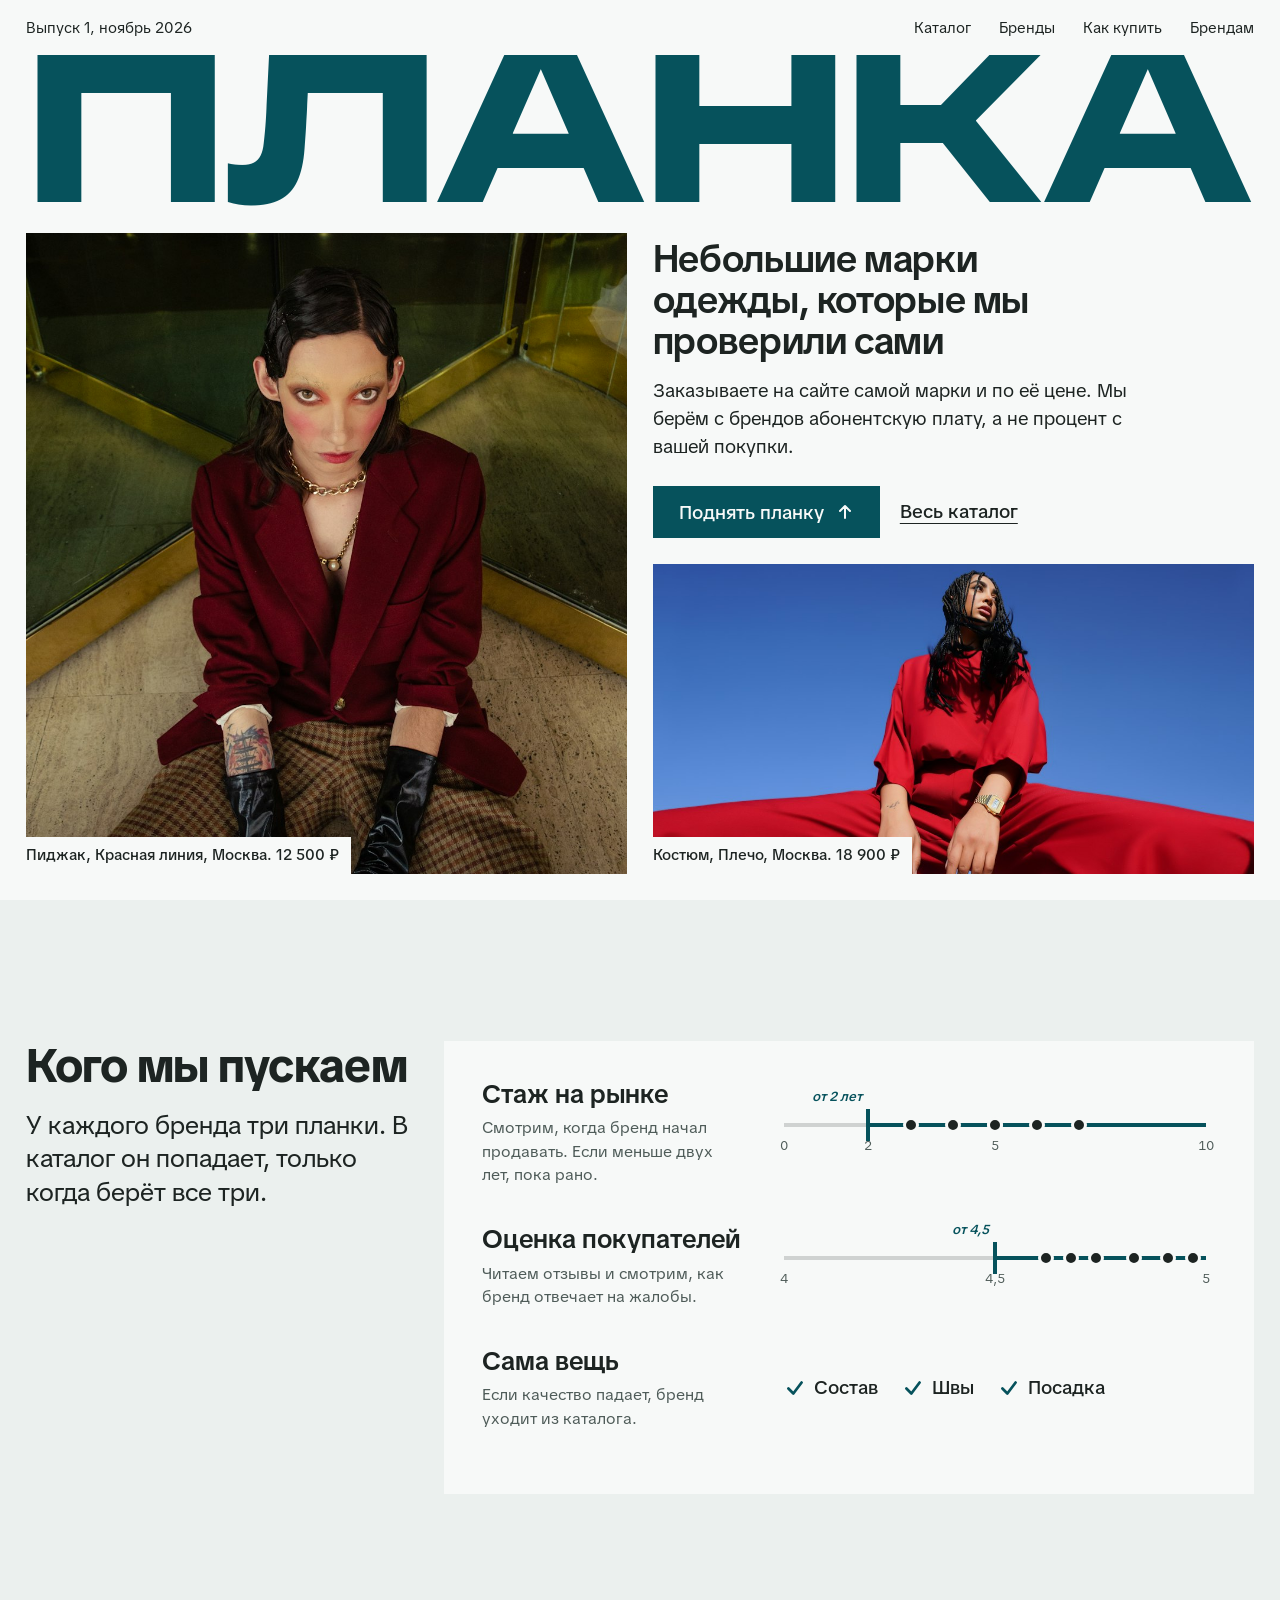
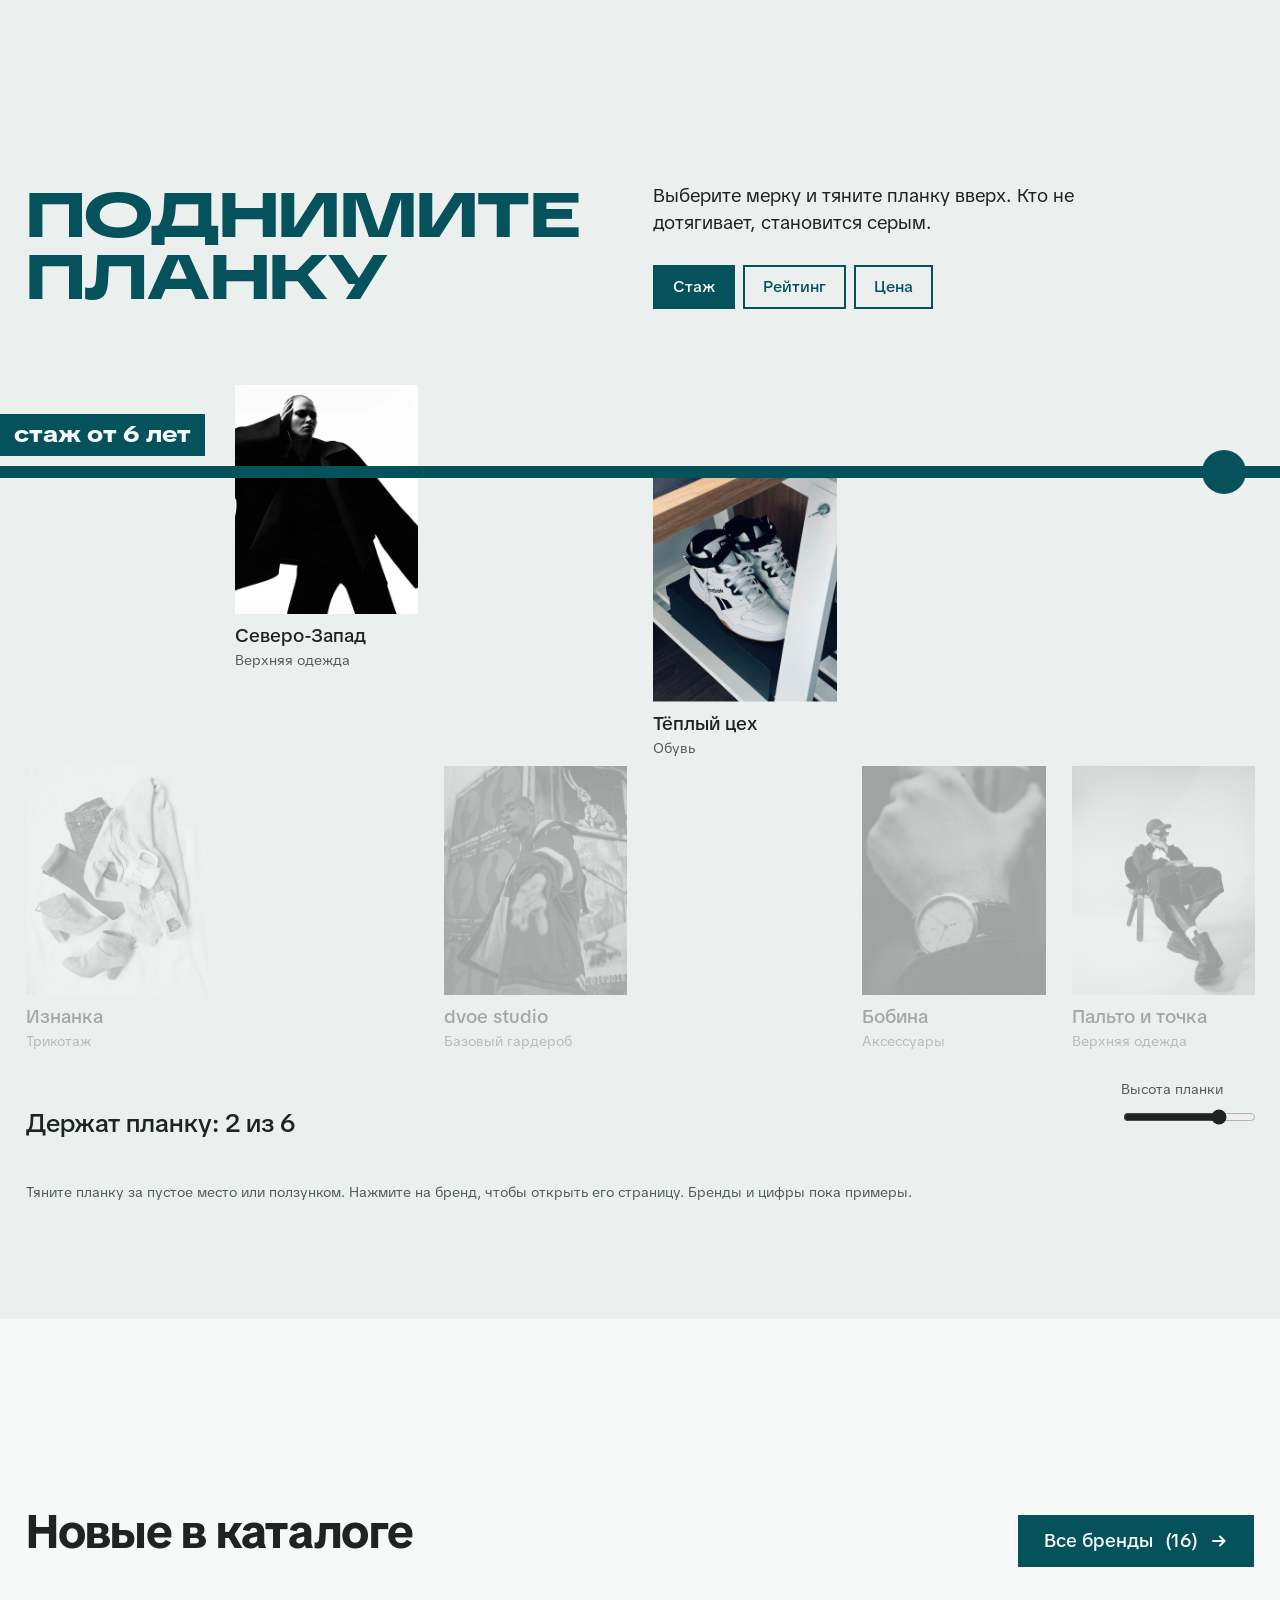
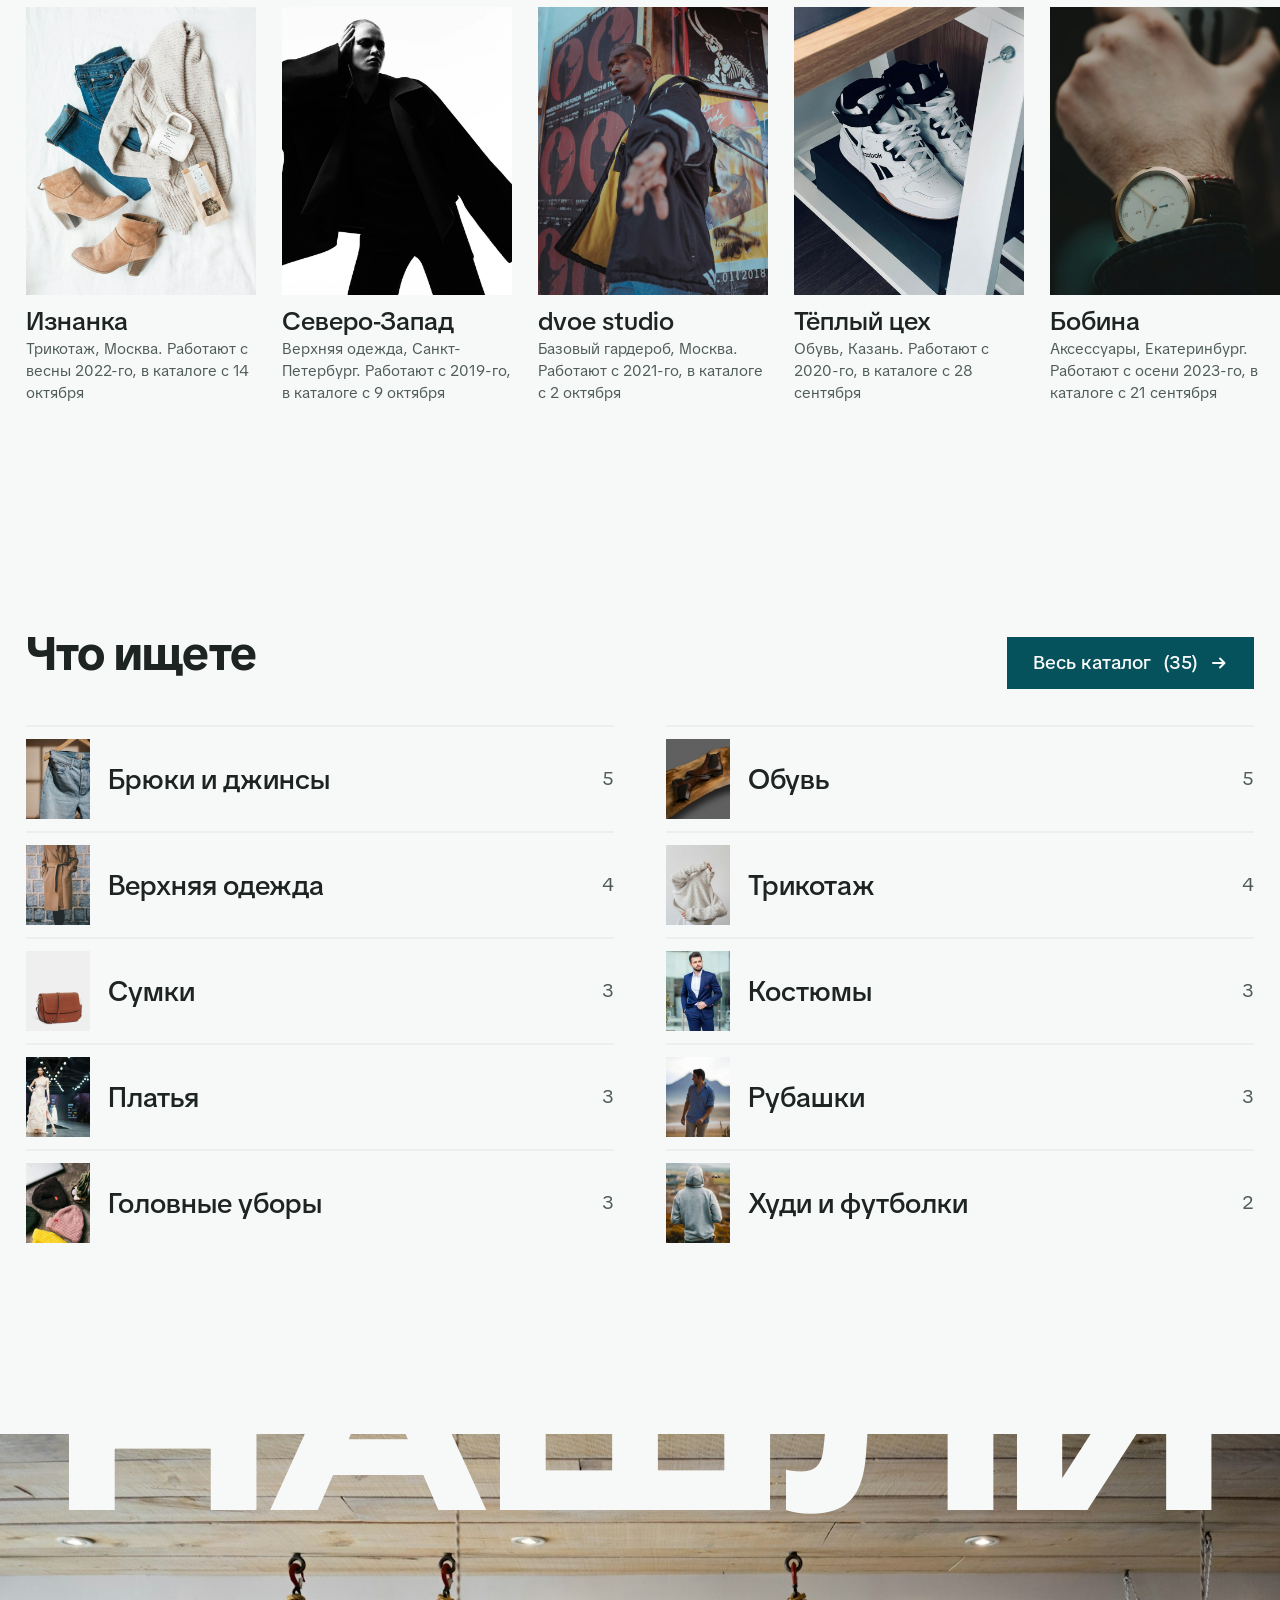
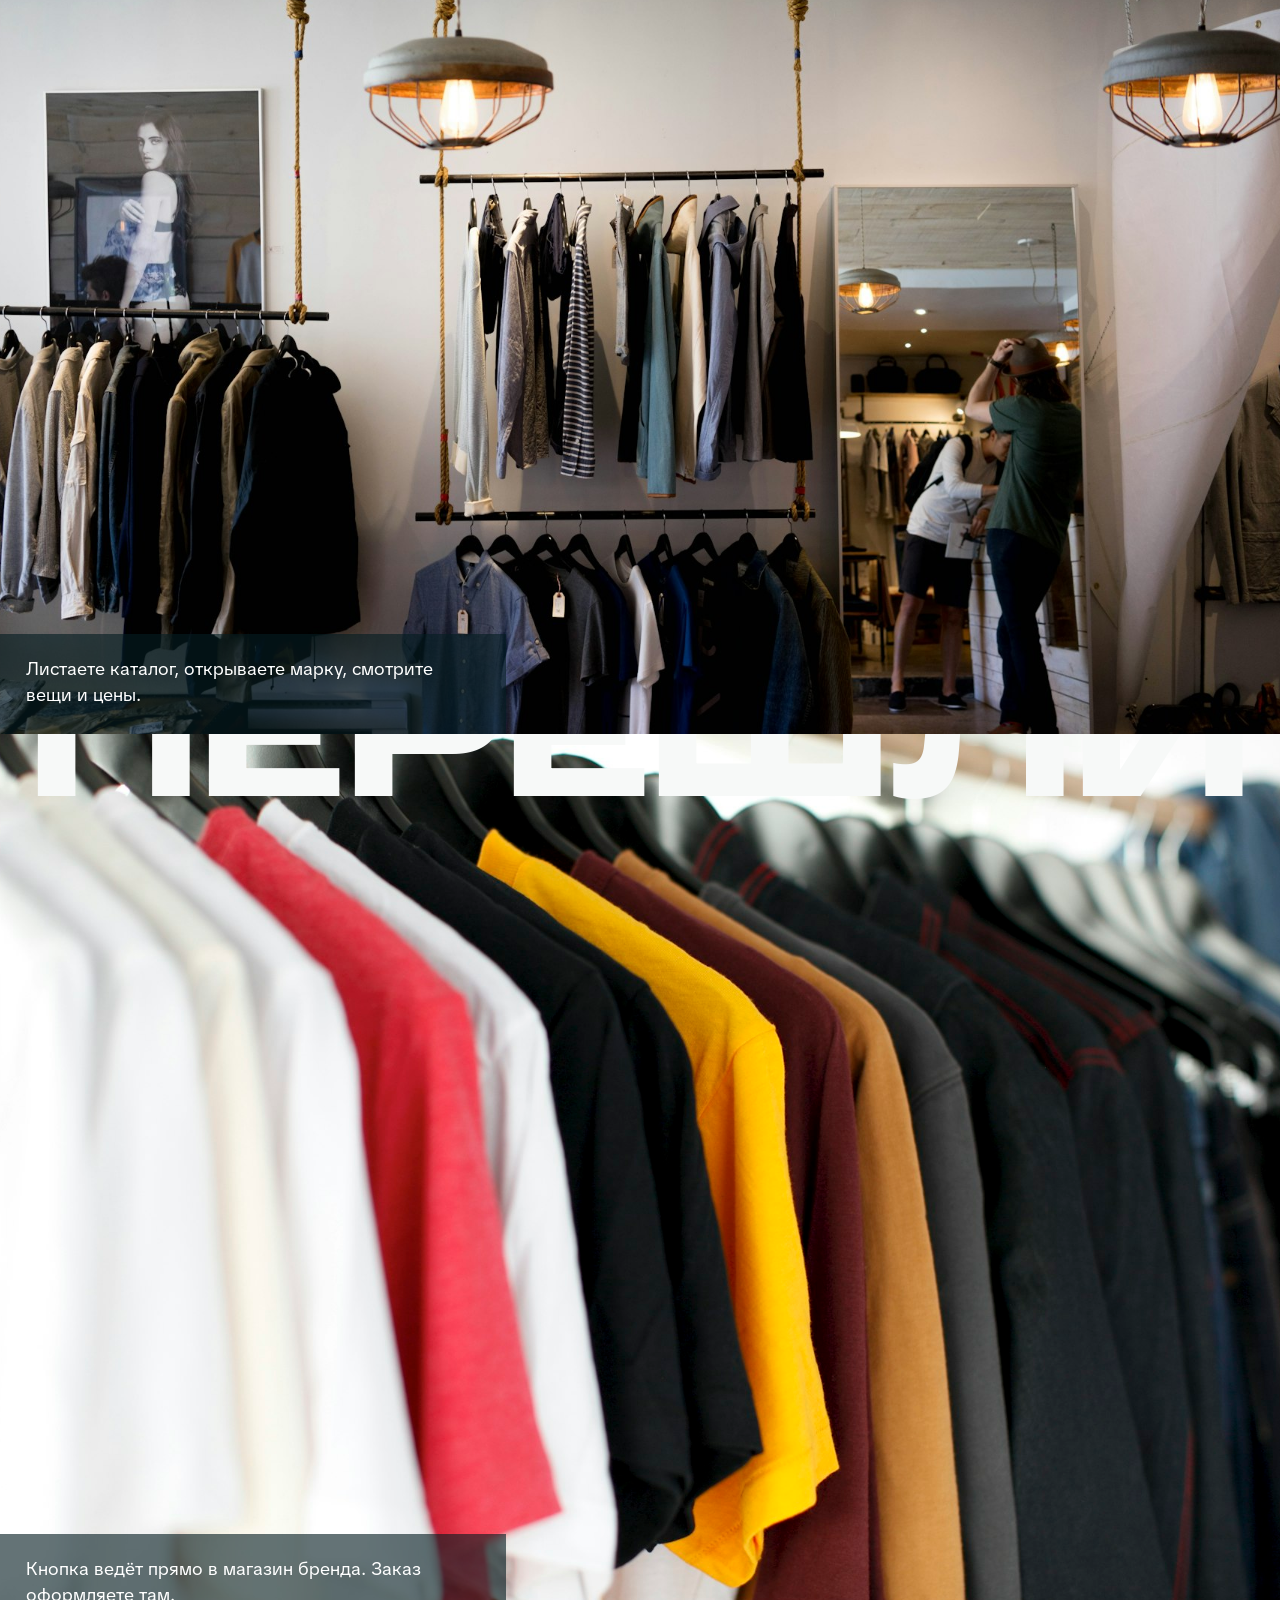
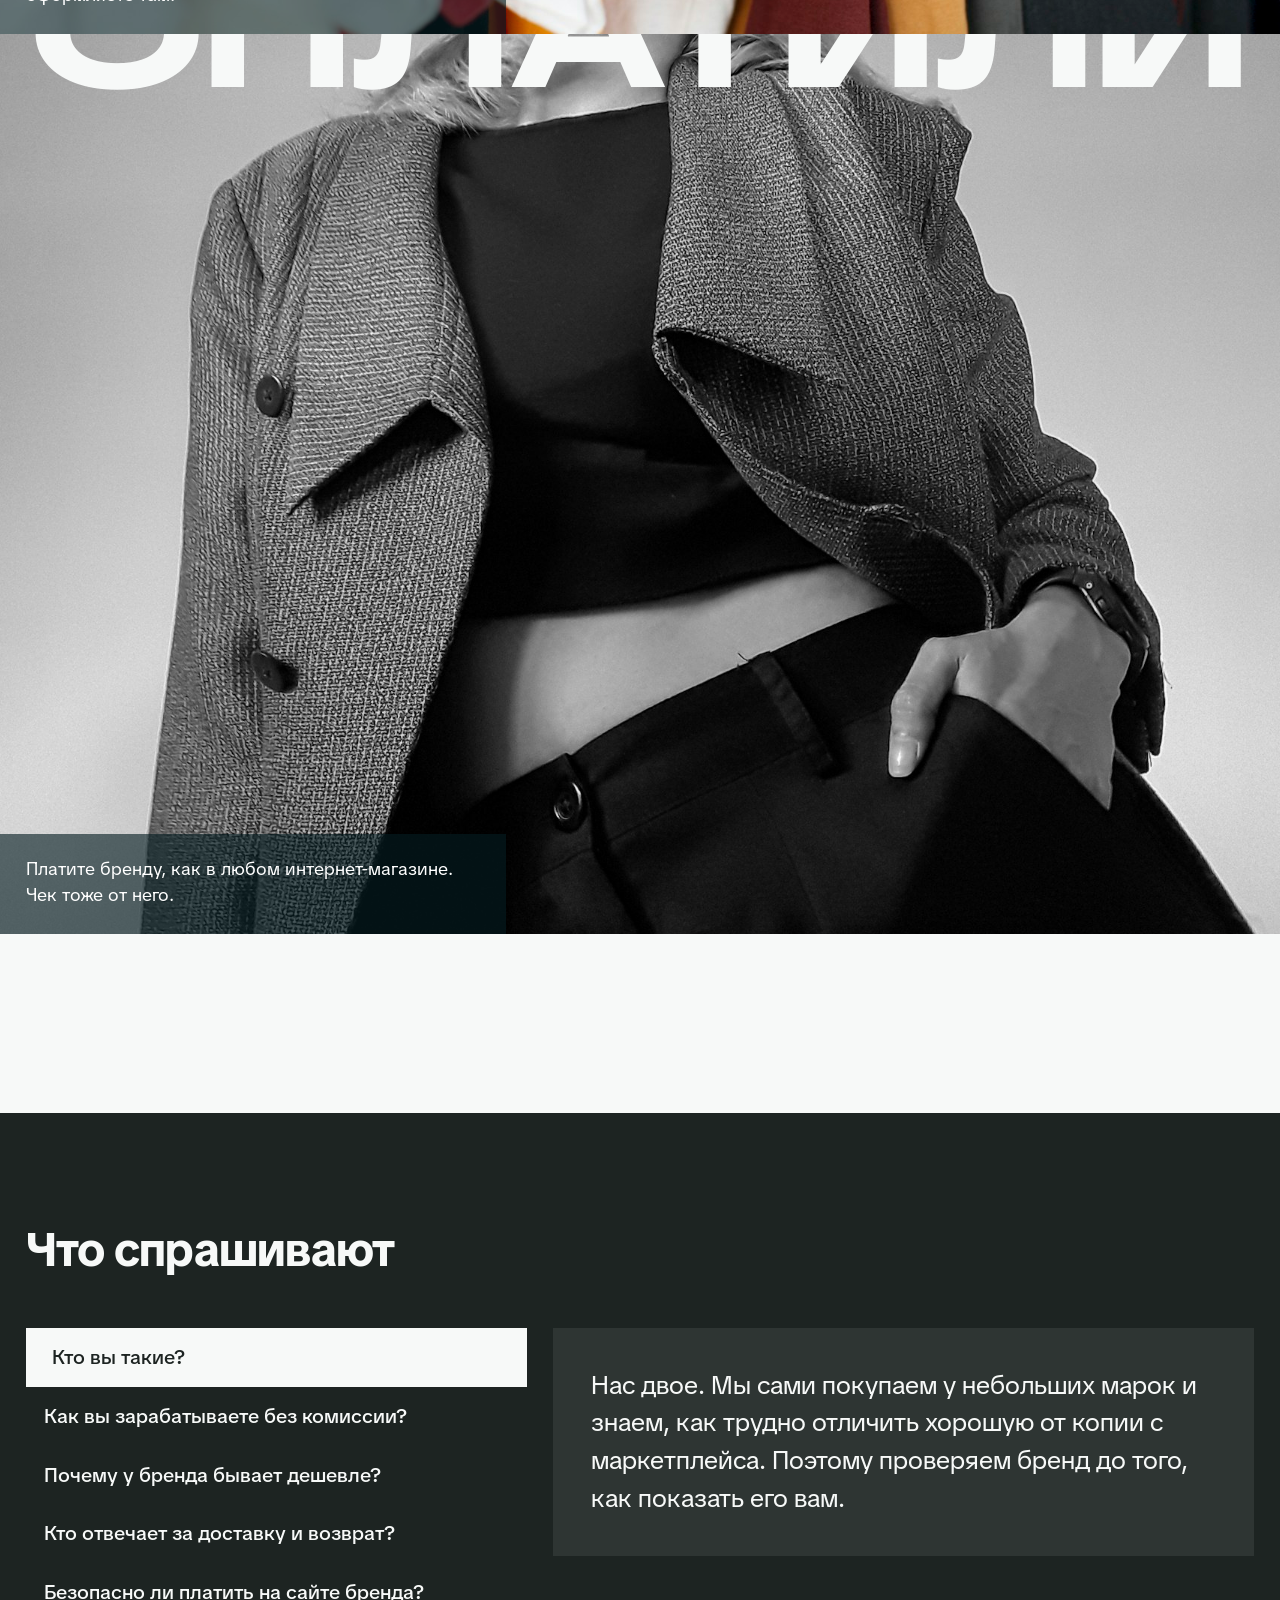
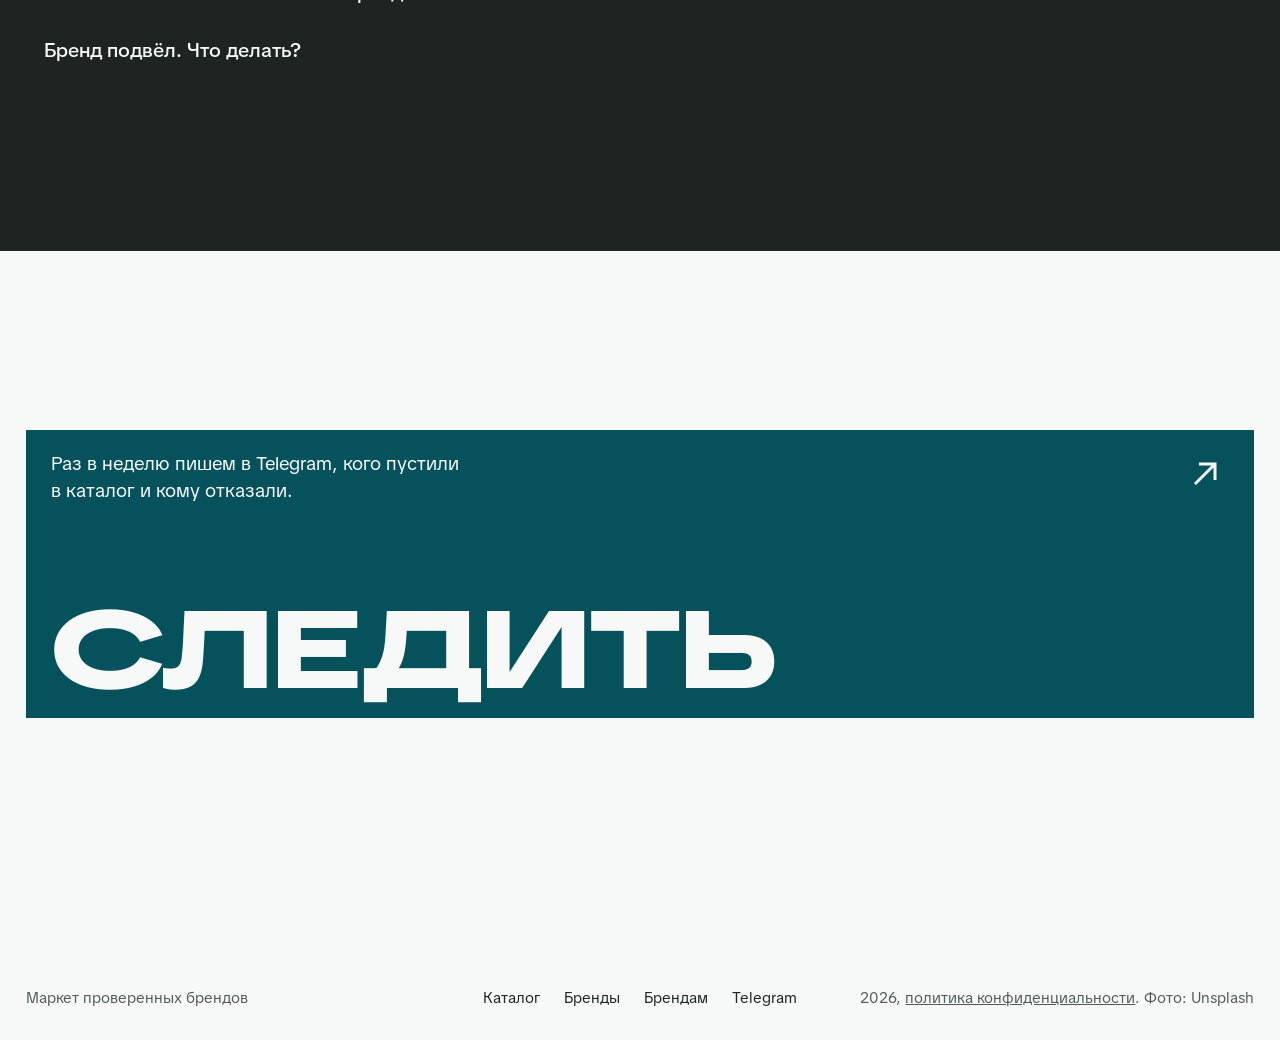
<file: index.html>
<!doctype html>
<html lang="ru">
<head>
<meta charset="utf-8">
<meta name="viewport" content="width=device-width, initial-scale=1">
<title>Планка — небольшие марки одежды, которые мы проверили сами</title>
<meta name="description" content="Каталог небольших брендов одежды. Каждый проверяем сами: стаж, отзывы, качество вещей. Покупаете на сайте бренда по его цене.">
<meta name="theme-color" content="#f7f9f8">
<meta name="robots" content="noindex">
<meta property="og:type" content="website">
<meta property="og:title" content="Планка — небольшие марки одежды, которые мы проверили сами">
<meta property="og:description" content="Каталог небольших брендов одежды. Каждый проверяем сами: стаж, отзывы, качество вещей. Покупаете на сайте бренда по его цене.">
<meta property="og:image" content="og.png">
<meta property="og:locale" content="ru_RU">
<meta name="twitter:card" content="summary_large_image">
<link rel="icon" href="favicon.svg" type="image/svg+xml">
<link rel="preconnect" href="https://fonts.googleapis.com">
<link rel="preconnect" href="https://fonts.gstatic.com" crossorigin>
<link href="https://fonts.googleapis.com/css2?family=TikTok+Sans:wdth,wght@75..150,300..900&display=swap" rel="stylesheet">
<link rel="stylesheet" href="planka.css?v=13">
</head>
<body>
<header class="cover">
  <div class="topbar"><span>Выпуск 1, ноябрь 2026</span><nav aria-label="Разделы"><a href="catalog.html">Каталог</a><a href="all-brands.html">Бренды</a><a href="#how">Как купить</a><a href="brands.html">Брендам</a></nav></div>
  <span class="mast disp" aria-hidden="true">Планка</span>
  <div class="cover-grid">
    <figure class="c-main"><img src="img/cover-main.jpg" width="1100" height="1300" alt="Человек в красном пиджаке сидит на лестнице"><figcaption class="cl">Пиджак, Красная линия, Москва. 12&nbsp;500&nbsp;₽</figcaption></figure>
    <div class="c-text">
      <h1>Небольшие марки одежды, которые мы проверили сами</h1>
      <p>Заказываете на сайте самой марки и по её цене. Мы берём с брендов абонентскую плату, а не процент с вашей покупки.</p>
      <div class="c-act"><a class="btn" href="#live">Поднять планку <svg viewBox="0 0 18 18" aria-hidden="true"><path d="M9 15V3M4 8l5-5 5 5" fill="none" stroke="currentColor" stroke-width="2" stroke-linecap="round" stroke-linejoin="round"/></svg></a><a class="link" href="catalog.html">Весь каталог</a></div>
    </div>
    <figure class="c-side"><img src="img/cover-side.jpg" width="1200" height="700" alt="Женщина в красном на фоне голубого неба"><figcaption class="cl">Костюм, Плечо, Москва. 18&nbsp;900&nbsp;₽</figcaption></figure>
  </div>
</header>


<section class="intro" aria-labelledby="intro-h">
  <div class="i-head">
    <h2 id="intro-h">Кого мы пускаем</h2>
    <p class="i-lead">У каждого бренда три планки. В каталог он попадает, только когда берёт все три.</p>
  </div>
  <div class="gauges" id="gauges">
    <div class="g">
      <h3>Стаж на рынке</h3>
      <p>Смотрим, когда бренд начал продавать. Если меньше двух лет, пока рано.</p>
      <div class="axis" data-axis="years" data-min="0" data-max="10" data-ticks="0,2,5,10" data-thr="2" data-unit="лет" aria-hidden="true"></div>
    </div>
    <div class="g">
      <h3>Оценка покупателей</h3>
      <p>Читаем отзывы и смотрим, как бренд отвечает на жалобы.</p>
      <div class="axis" data-axis="rating" data-min="4" data-max="5" data-ticks="4,4.5,5" data-thr="4.5" aria-hidden="true"></div>
    </div>
    <div class="g">
      <h3>Сама вещь</h3>
      <p>Если качество падает, бренд уходит из каталога.</p>
      <ul class="checks">
        <li><svg viewBox="0 0 20 20" aria-hidden="true"><path d="M4 10.5 8.5 15 16 5"/></svg>Состав</li>
        <li><svg viewBox="0 0 20 20" aria-hidden="true"><path d="M4 10.5 8.5 15 16 5"/></svg>Швы</li>
        <li><svg viewBox="0 0 20 20" aria-hidden="true"><path d="M4 10.5 8.5 15 16 5"/></svg>Посадка</li>
      </ul>
    </div>
  </div>
</section>

<section class="live" id="live" aria-labelledby="live-h">
  <div class="live-head">
    <h2 id="live-h" class="disp">Поднимите планку</h2>
    <div>
      <p>Выберите мерку и тяните планку вверх. Кто не дотягивает, становится серым.</p>
      <div class="modes" role="group" aria-label="Что мерить">
        <button type="button" data-mode="years" aria-pressed="true">Стаж</button>
        <button type="button" data-mode="rating" aria-pressed="false">Рейтинг</button>
        <button type="button" data-mode="price" aria-pressed="false">Цена</button>
      </div>
    </div>
  </div>
  <div class="stage" id="stage">
    <div class="bar" id="bar"><span class="bar-label" id="barLabel">от 2 лет</span></div>
  </div>
  <div class="live-foot">
    <p class="count" id="count" aria-live="polite">Держат планку: 6 из 6</p>
    <label class="note">Высота планки<br><input type="range" id="range" min="0" max="100" value="0"></label>
  </div>
  <p class="note">Тяните планку за пустое место или ползунком. Нажмите на бренд, чтобы открыть его страницу. Бренды и цифры пока примеры.</p>
</section>

<section class="list" id="all" aria-labelledby="all-h">
  <div class="list-head">
    <h2 id="all-h">Новые в каталоге</h2>
    <a class="btn" href="all-brands.html">Все бренды <span id="total"></span> <svg viewBox="0 0 18 18" aria-hidden="true"><path d="M3 9h11M10 4.5 14.5 9 10 13.5" fill="none" stroke="currentColor" stroke-width="2" stroke-linecap="round" stroke-linejoin="round"/></svg></a>
  </div>
  <div class="strip" id="strip"></div>
</section>

<section class="shelf" id="find" aria-labelledby="shop-h">
  <div class="list-head">
    <h2 id="shop-h">Что ищете</h2>
    <a class="btn" href="catalog.html">Весь каталог <span id="itotal"></span> <svg viewBox="0 0 18 18" aria-hidden="true"><path d="M3 9h11M10 4.5 14.5 9 10 13.5" fill="none" stroke="currentColor" stroke-width="2" stroke-linecap="round" stroke-linejoin="round"/></svg></a>
  </div>
  <div class="cat-index" id="catIndex"></div>
</section>

<section class="how" id="how" aria-labelledby="how-h">
  <h2 id="how-h">Как купить</h2>
  <div class="verb" style="--len:5"><img src="img/verb-1.jpg" alt="Магазин одежды с вешалками" loading="lazy"><div class="w disp"><span>Нашли</span></div><p class="s">Листаете каталог, открываете марку, смотрите вещи и цены.</p></div>
  <div class="verb" style="--len:7"><img src="img/verb-2.jpg" alt="Рубашки на вешалках" loading="lazy"><div class="w disp"><span>Перешли</span></div><p class="s">Кнопка ведёт прямо в магазин бренда. Заказ оформляете там.</p></div>
  <div class="verb" style="--len:8"><img src="img/verb-3.jpg" alt="Человек в пиджаке и брюках" loading="lazy"><div class="w disp"><span>Оплатили</span></div><p class="s">Платите бренду, как в любом интернет-магазине. Чек тоже от него.</p></div>
</section>

<section class="faq" aria-labelledby="faq-h">
  <h2 id="faq-h">Что спрашивают</h2>
  <div class="faq-list">
    <div class="qa on"><button class="q" type="button" aria-expanded="true" aria-controls="a0">Кто вы такие?</button><div class="a" id="a0" role="region"><p>Нас двое. Мы сами покупаем у небольших марок и знаем, как трудно отличить хорошую от копии с маркетплейса. Поэтому проверяем бренд до того, как показать его вам.</p></div></div>
    <div class="qa"><button class="q" type="button" aria-expanded="false" aria-controls="a1">Как вы зарабатываете без комиссии?</button><div class="a" id="a1" role="region"><p>Бренды платят фиксированную подписку за место в каталоге. С ваших покупок мы ничего не получаем.</p></div></div>
    <div class="qa"><button class="q" type="button" aria-expanded="false" aria-controls="a2">Почему у бренда бывает дешевле?</button><div class="a" id="a2" role="region"><p>Маркетплейс берёт с продавца комиссию и плату за логистику, и они сидят в цене. Мы процент не берём, поэтому бренд может поставить цену ниже.</p></div></div>
    <div class="qa"><button class="q" type="button" aria-expanded="false" aria-controls="a3">Кто отвечает за доставку и возврат?</button><div class="a" id="a3" role="region"><p>Бренд. Вы покупаете у него напрямую, правила указаны на его сайте.</p></div></div>
    <div class="qa"><button class="q" type="button" aria-expanded="false" aria-controls="a4">Безопасно ли платить на сайте бренда?</button><div class="a" id="a4" role="region"><p>Оплата проходит у бренда, мы её не видим. Перед подключением проверяем, что бренд работает официально и указывает реквизиты.</p></div></div>
    <div class="qa"><button class="q" type="button" aria-expanded="false" aria-controls="a5">Бренд подвёл. Что делать?</button><div class="a" id="a5" role="region"><p>Напишите нам. Разберёмся с брендом, и если он не прав, уберём его из каталога.</p></div></div>
  </div>
</section>

<a class="cta" href="#" data-cfg="tgChannel" data-soon="Канал запустим вместе с первыми настоящими брендами.">
  <p>Раз в неделю пишем в Telegram, кого пустили в каталог и кому отказали.</p>
  <svg viewBox="0 0 48 48" aria-hidden="true"><path d="M14 34 34 14M18 14h16v16" fill="none" stroke="currentColor" stroke-width="3"/></svg>
  <span class="big disp" style="display:inline-block">Следить</span>
</a>

<footer class="foot">
  <span>Маркет проверенных брендов</span>
  <nav aria-label="Подвал"><a href="catalog.html">Каталог</a><a href="all-brands.html">Бренды</a><a href="brands.html">Брендам</a><a href="#" data-cfg="tgChannel" data-soon="Канал запустим вместе с первыми брендами.">Telegram</a></nav>
  <span>2026, <a href="privacy.html">политика конфиденциальности</a>. Фото: Unsplash</span>
</footer>
<script src="config.js?v=2"></script>
<script src="data/brands.js?v=6"></script>
<script src="app.js?v=11"></script>
</body>
</html>
</file>
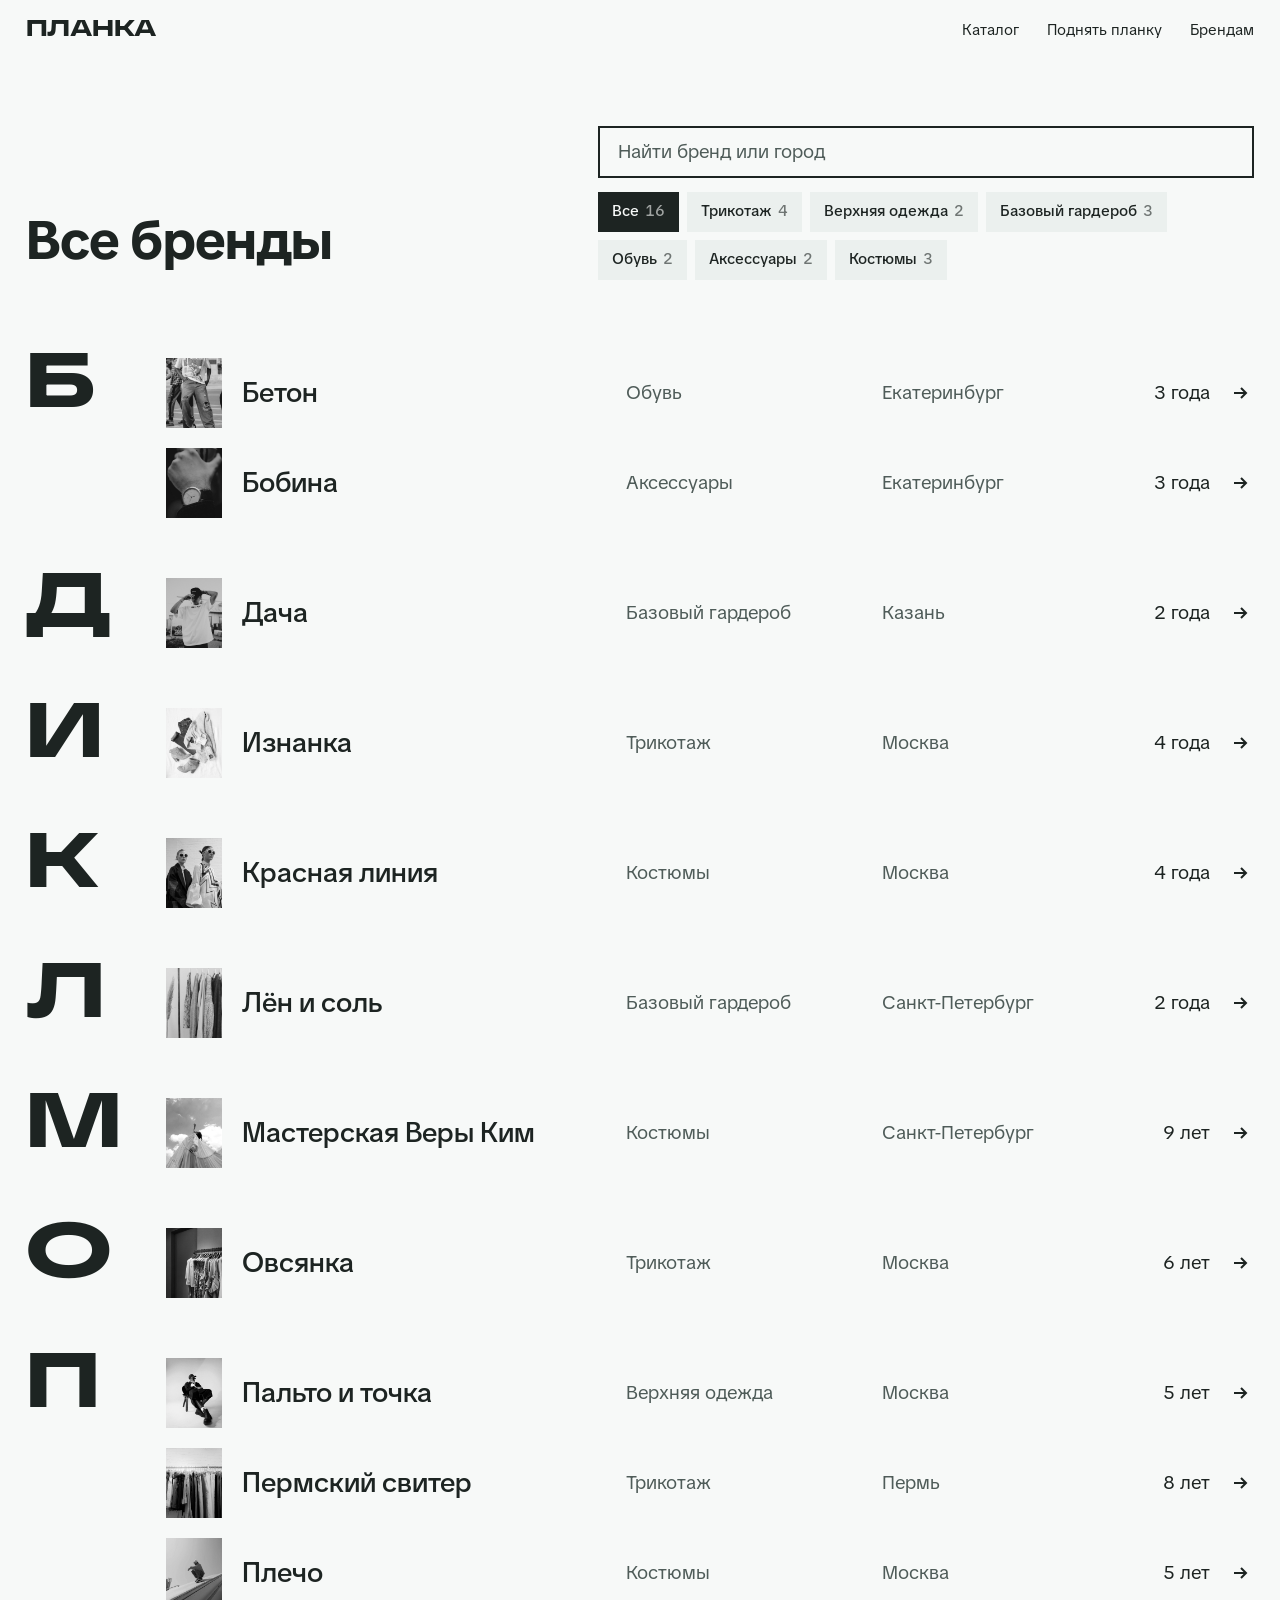
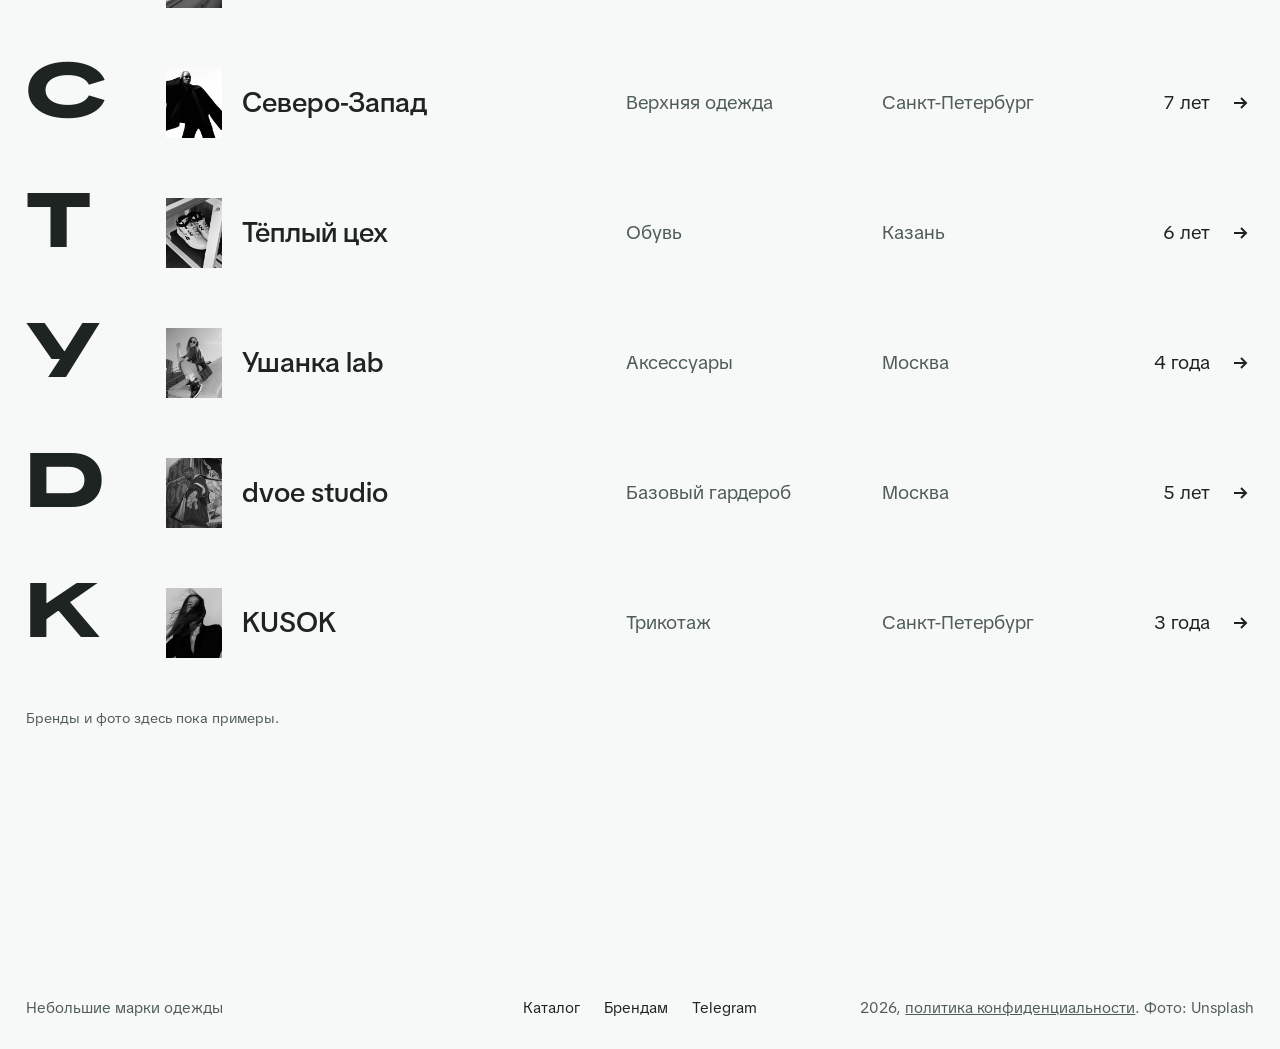
<file: all-brands.html>
<!doctype html>
<html lang="ru">
<head>
<meta charset="utf-8">
<meta name="viewport" content="width=device-width, initial-scale=1">
<title>Все бренды — Планка</title>
<meta name="description" content="Все марки в каталоге Планки: поиск по названию и городу, категории.">
<meta name="theme-color" content="#f7f9f8">
<meta name="robots" content="noindex">
<meta property="og:type" content="website">
<meta property="og:title" content="Все бренды — Планка">
<meta property="og:description" content="Все марки в каталоге Планки: поиск по названию и городу, категории.">
<meta property="og:image" content="og.png">
<meta property="og:locale" content="ru_RU">
<meta name="twitter:card" content="summary_large_image">
<link rel="icon" href="favicon.svg" type="image/svg+xml">
<link rel="preconnect" href="https://fonts.googleapis.com">
<link rel="preconnect" href="https://fonts.gstatic.com" crossorigin>
<link href="https://fonts.googleapis.com/css2?family=TikTok+Sans:wdth,wght@75..150,300..900&display=swap" rel="stylesheet">
<link rel="stylesheet" href="planka.css?v=13">
</head>
<body>
<main class="page">
  <div class="topbar"><a href="index.html" aria-label="Планка, на главную"><b class="disp">Планка</b></a><nav aria-label="Разделы"><a href="catalog.html" aria-current="page">Каталог</a><a href="index.html#live">Поднять планку</a><a href="brands.html">Брендам</a></nav></div>
  <div class="cat-head">
    <h1>Все бренды</h1>
    <div class="dir-tools">
      <label class="search"><span class="vh">Поиск бренда</span><input type="search" id="q" placeholder="Найти бренд или город" autocomplete="off"></label>
      <div class="chips" id="chips" role="group" aria-label="Категории"></div>
    </div>
  </div>
  <div class="dir" id="dir"></div>
  <p class="empty" id="empty" hidden>Ничего не нашли. Попробуйте другое слово.</p>
  <p class="note" style="margin-top:40px">Бренды и фото здесь пока примеры.</p>
</main>
<footer class="foot">
  <span>Небольшие марки одежды</span>
  <nav aria-label="Подвал"><a href="catalog.html">Каталог</a><a href="brands.html">Брендам</a><a href="#" data-cfg="tgChannel" data-soon="Канал запустим вместе с первыми брендами.">Telegram</a></nav>
  <span>2026, <a href="privacy.html">политика конфиденциальности</a>. Фото: Unsplash</span>
</footer>

<script src="config.js?v=2"></script>
<script src="data/brands.js?v=6"></script>
<script src="app.js?v=11"></script>
</body>
</html>
</file>
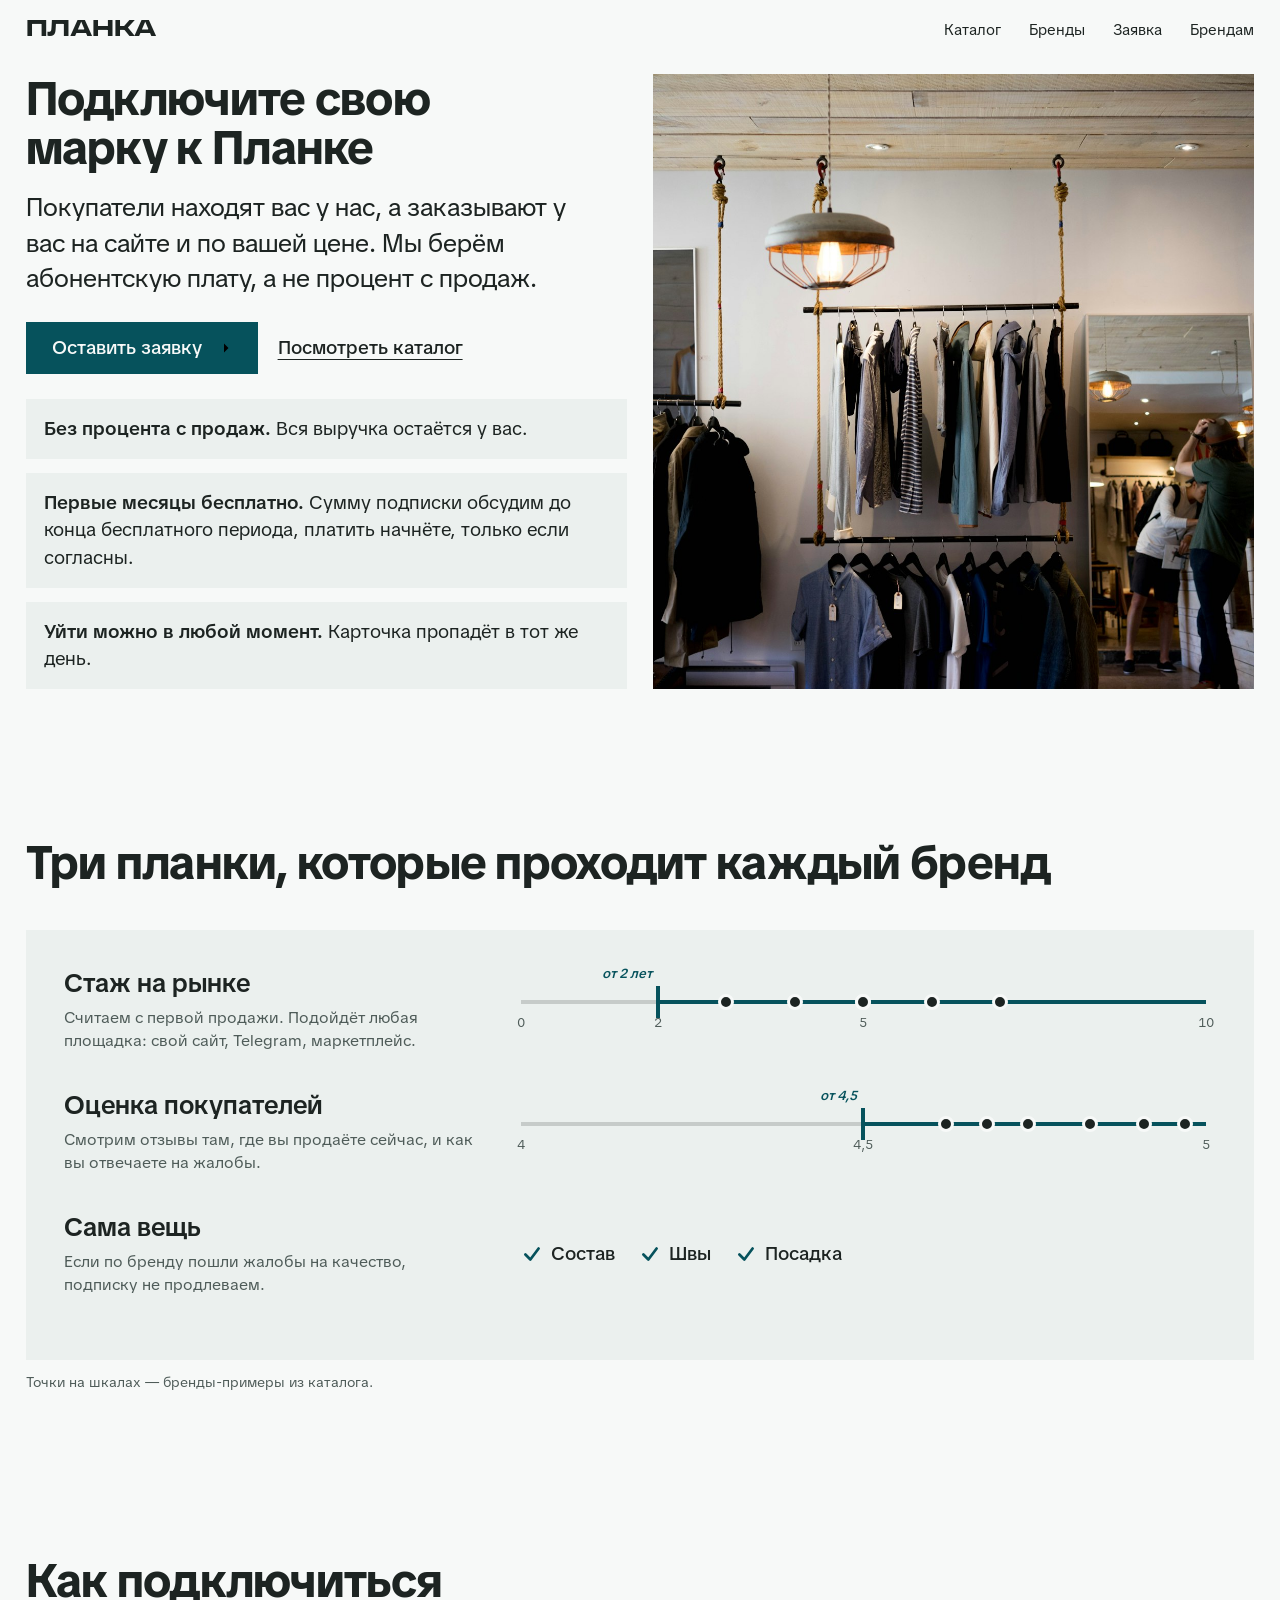
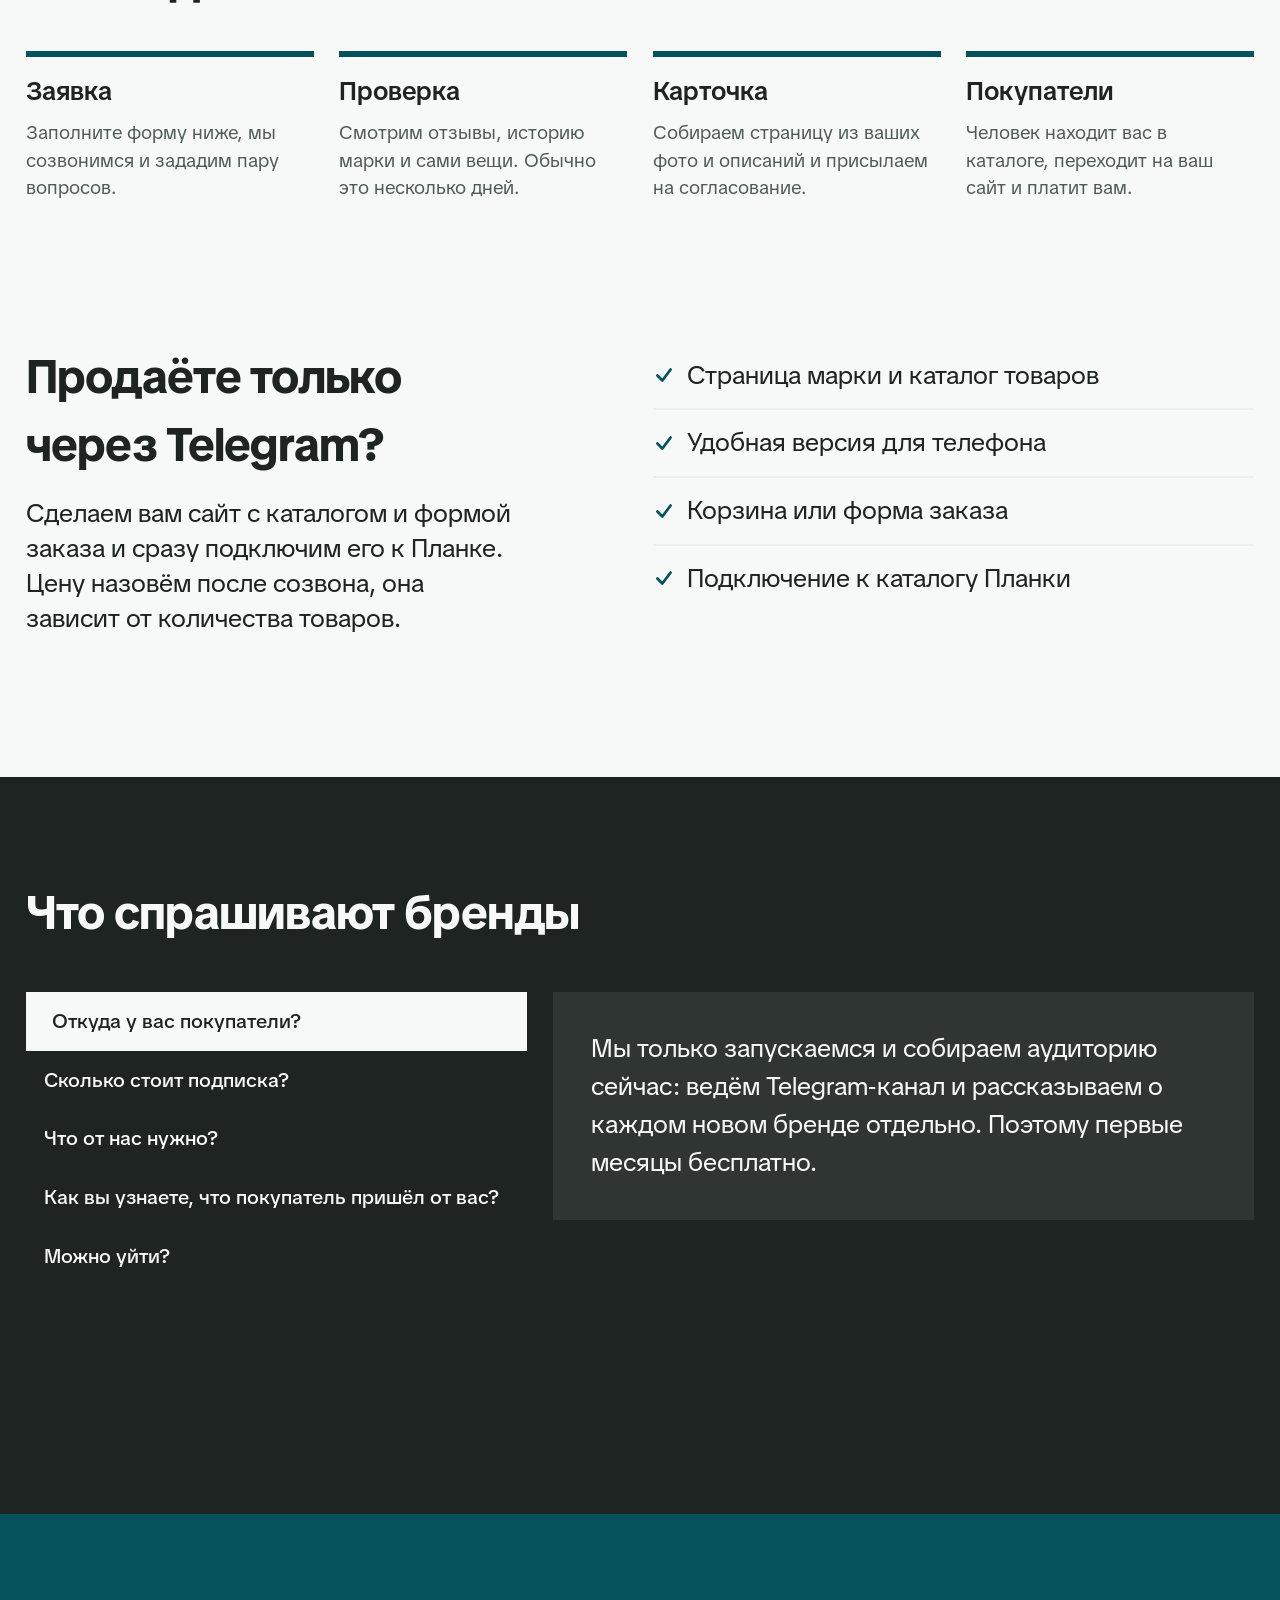
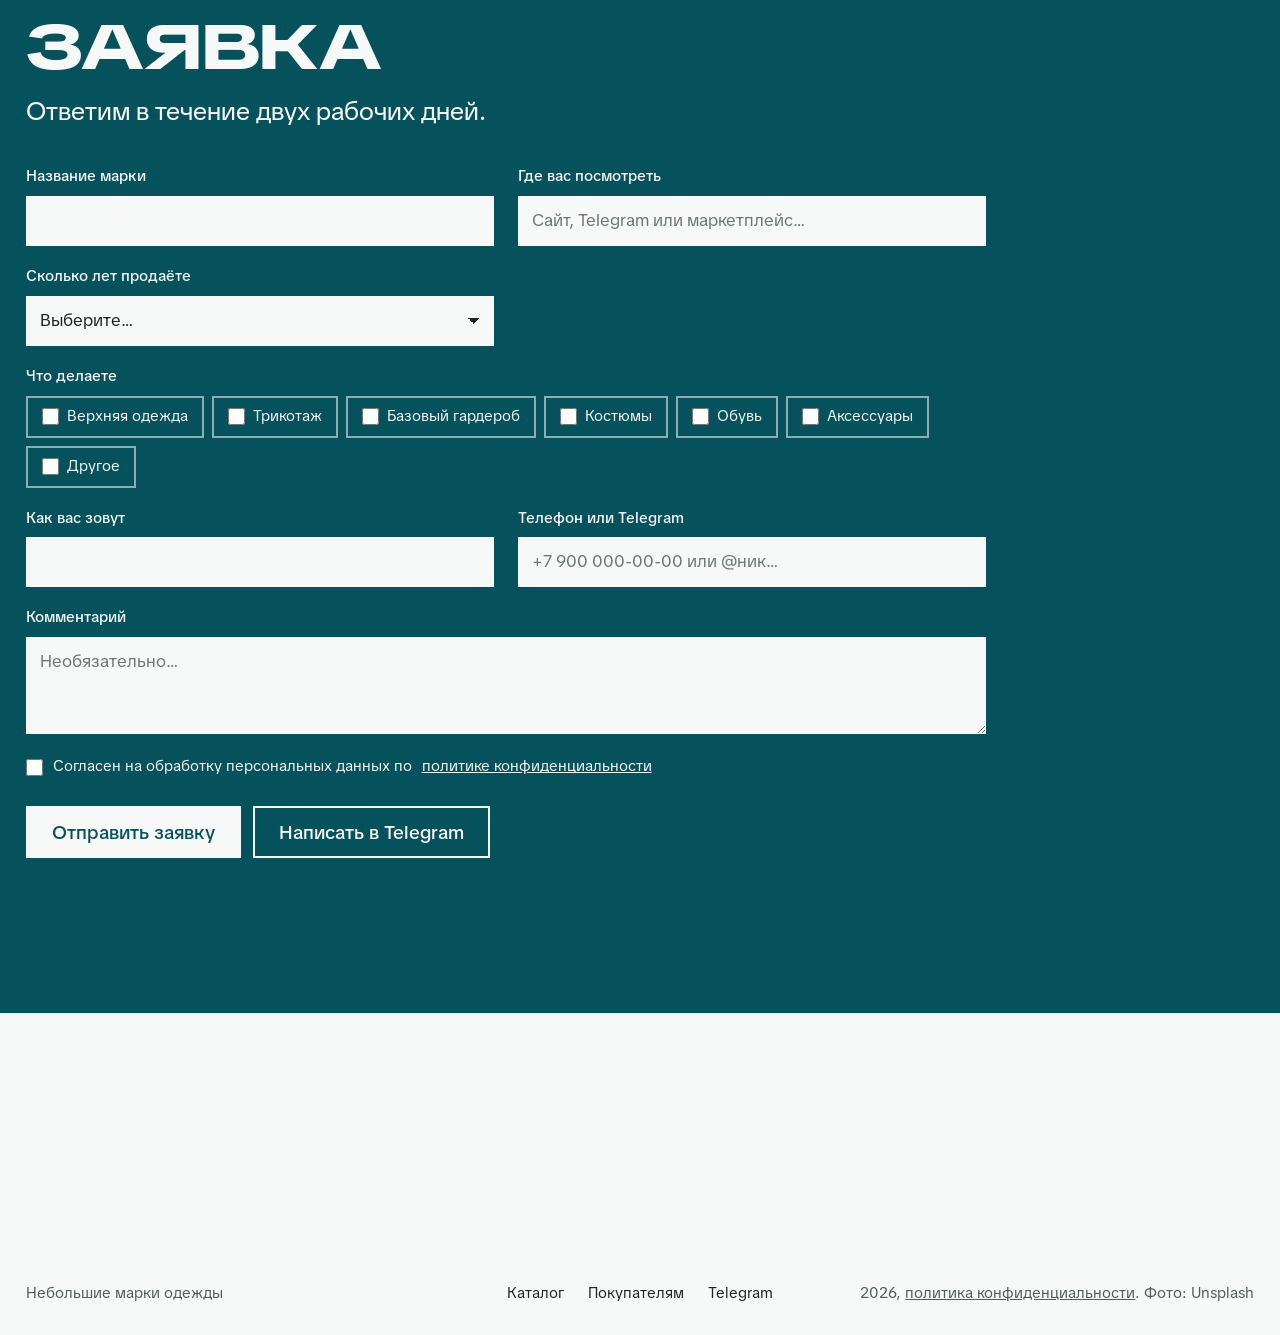
<file: brands.html>
<!doctype html>
<html lang="ru">
<head>
<meta charset="utf-8">
<meta name="viewport" content="width=device-width, initial-scale=1">
<title>Брендам — Планка</title>
<meta name="description" content="Подключите свою марку к каталогу Планки. Первые месяцы бесплатно, процент с продаж не берём, покупатели платят вам напрямую.">
<meta name="theme-color" content="#f7f9f8">
<meta name="robots" content="noindex">
<meta property="og:type" content="website">
<meta property="og:title" content="Брендам — Планка">
<meta property="og:description" content="Подключите свою марку к каталогу Планки. Первые месяцы бесплатно, процент с продаж не берём, покупатели платят вам напрямую.">
<meta property="og:image" content="og.png">
<meta property="og:locale" content="ru_RU">
<meta name="twitter:card" content="summary_large_image">
<link rel="icon" href="favicon.svg" type="image/svg+xml">
<link rel="preconnect" href="https://fonts.googleapis.com">
<link rel="preconnect" href="https://fonts.gstatic.com" crossorigin>
<link href="https://fonts.googleapis.com/css2?family=TikTok+Sans:wdth,wght@75..150,300..900&display=swap" rel="stylesheet">
<link rel="stylesheet" href="planka.css?v=13">
</head>
<body>
<main class="page">
  <div class="topbar"><a href="index.html" aria-label="Планка, на главную"><b class="disp">Планка</b></a><nav aria-label="Разделы"><a href="catalog.html">Каталог</a><a href="all-brands.html">Бренды</a><a href="#apply">Заявка</a><a href="brands.html" aria-current="page">Брендам</a></nav></div>

  <section class="br-hero" aria-labelledby="br-h">
    <div class="br-text">
      <h1 id="br-h">Подключите свою марку к Планке</h1>
      <p>Покупатели находят вас у нас, а заказывают у вас на сайте и по вашей цене. Мы берём абонентскую плату, а не процент с продаж.</p>
      <div class="c-act"><a class="btn" href="#apply">Оставить заявку <svg viewBox="0 0 18 18" aria-hidden="true"><path d="M3 9h11M10 4.5 14.5 9 10 13.5"/></svg></a><a class="link" href="catalog.html">Посмотреть каталог</a></div>
    </div>
    <ul class="terms-list">
      <li><b>Без процента с продаж.</b> Вся выручка остаётся у вас.</li>
      <li><b>Первые месяцы бесплатно.</b> Сумму подписки обсудим до конца бесплатного периода, платить начнёте, только если согласны.</li>
      <li><b>Уйти можно в любой момент.</b> Карточка пропадёт в тот же день.</li>
    </ul>
    <figure class="br-photo"><img src="img/verb-1.jpg" width="1800" height="1200" alt="Магазин одежды с вешалками"></figure>
  </section>

  <section class="br-sec intro-b" aria-labelledby="bars-h">
    <h2 id="bars-h">Три планки, которые проходит каждый бренд</h2>
    <div class="gauges" style="margin-top:32px">
      <div class="g"><h3>Стаж на рынке</h3><p>Считаем с первой продажи. Подойдёт любая площадка: свой сайт, Telegram, маркетплейс.</p><div class="axis" data-axis="years" data-min="0" data-max="10" data-ticks="0,2,5,10" data-thr="2" data-unit="лет" aria-hidden="true"></div></div>
      <div class="g"><h3>Оценка покупателей</h3><p>Смотрим отзывы там, где вы продаёте сейчас, и как вы отвечаете на жалобы.</p><div class="axis" data-axis="rating" data-min="4" data-max="5" data-ticks="4,4.5,5" data-thr="4.5" aria-hidden="true"></div></div>
      <div class="g"><h3>Сама вещь</h3><p>Если по бренду пошли жалобы на качество, подписку не продлеваем.</p><ul class="checks"><li><svg viewBox="0 0 20 20" aria-hidden="true"><path d="M4 10.5 8.5 15 16 5"/></svg>Состав</li><li><svg viewBox="0 0 20 20" aria-hidden="true"><path d="M4 10.5 8.5 15 16 5"/></svg>Швы</li><li><svg viewBox="0 0 20 20" aria-hidden="true"><path d="M4 10.5 8.5 15 16 5"/></svg>Посадка</li></ul></div>
    </div>
    <p class="note" style="margin-top:12px">Точки на шкалах — бренды-примеры из каталога.</p>
  </section>

  <section class="br-sec" aria-labelledby="how-h">
    <h2 id="how-h">Как подключиться</h2>
    <div class="steps-row">
      <div><h3>Заявка</h3><p>Заполните форму ниже, мы созвонимся и зададим пару вопросов.</p></div>
      <div><h3>Проверка</h3><p>Смотрим отзывы, историю марки и сами вещи. Обычно это несколько дней.</p></div>
      <div><h3>Карточка</h3><p>Собираем страницу из ваших фото и описаний и присылаем на согласование.</p></div>
      <div><h3>Покупатели</h3><p>Человек находит вас в каталоге, переходит на ваш сайт и платит вам.</p></div>
    </div>
  </section>

  <section class="br-sec site-offer" aria-labelledby="site-h">
    <div><h2 id="site-h">Продаёте только через Telegram?</h2><p>Сделаем вам сайт с каталогом и формой заказа и сразу подключим его к Планке. Цену назовём после созвона, она зависит от количества товаров.</p></div>
    <ul>
      <li><svg viewBox="0 0 20 20" aria-hidden="true"><path d="M4 10.5 8.5 15 16 5"/></svg>Страница марки и каталог товаров</li>
      <li><svg viewBox="0 0 20 20" aria-hidden="true"><path d="M4 10.5 8.5 15 16 5"/></svg>Удобная версия для телефона</li>
      <li><svg viewBox="0 0 20 20" aria-hidden="true"><path d="M4 10.5 8.5 15 16 5"/></svg>Корзина или форма заказа</li>
      <li><svg viewBox="0 0 20 20" aria-hidden="true"><path d="M4 10.5 8.5 15 16 5"/></svg>Подключение к каталогу Планки</li>
    </ul>
  </section>

  <section class="faq br-faq" aria-labelledby="faq-h" style="margin-left:calc(var(--m)*-1);margin-right:calc(var(--m)*-1)">
    <h2 id="faq-h">Что спрашивают бренды</h2>
    <div class="faq-list">
    <div class="qa on"><button class="q" type="button" aria-expanded="true" aria-controls="a0">Откуда у вас покупатели?</button><div class="a" id="a0" role="region"><p>Мы только запускаемся и собираем аудиторию сейчас: ведём Telegram-канал и рассказываем о каждом новом бренде отдельно. Поэтому первые месяцы бесплатно.</p></div></div>
    <div class="qa"><button class="q" type="button" aria-expanded="false" aria-controls="a1">Сколько стоит подписка?</button><div class="a" id="a1" role="region"><p>Пока бесплатно. Сумму обсудим до конца бесплатного периода. Если она вам не подойдёт, просто уберём карточку.</p></div></div>
    <div class="qa"><button class="q" type="button" aria-expanded="false" aria-controls="a2">Что от нас нужно?</button><div class="a" id="a2" role="region"><p>Ссылка на магазин, фото вещей и пара абзацев о марке. Карточку соберём сами и пришлём на согласование.</p></div></div>
    <div class="qa"><button class="q" type="button" aria-expanded="false" aria-controls="a3">Как вы узнаете, что покупатель пришёл от вас?</button><div class="a" id="a3" role="region"><p>Все ссылки из каталога помечены. Вы увидите переходы от Планки в своей аналитике.</p></div></div>
    <div class="qa"><button class="q" type="button" aria-expanded="false" aria-controls="a4">Можно уйти?</button><div class="a" id="a4" role="region"><p>Да, в любой момент. Напишите нам, и карточка пропадёт в тот же день.</p></div></div>
    </div>
  </section>

  <section class="apply" id="apply" aria-labelledby="apply-h" style="margin-top:0">
    <h2 id="apply-h" class="disp">Заявка</h2>
    <p>Ответим в течение двух рабочих дней.</p>
    <form class="lead-form" data-lead novalidate>
      <div class="f-grid">
        <label>Название марки<input name="brand" required maxlength="100" autocomplete="organization"></label>
        <label>Где вас посмотреть<input name="link" required maxlength="300" placeholder="Сайт, Telegram или маркетплейс…" inputmode="url" spellcheck="false"></label>
        <label>Сколько лет продаёте
          <select name="years" required>
            <option value="">Выберите…</option>
            <option>Меньше двух</option>
            <option>2–3 года</option>
            <option>4–5 лет</option>
            <option>Больше пяти</option>
          </select>
        </label>
        <fieldset class="cats"><legend>Что делаете</legend><label><input type="checkbox" name="cats" value="Верхняя одежда">Верхняя одежда</label><label><input type="checkbox" name="cats" value="Трикотаж">Трикотаж</label><label><input type="checkbox" name="cats" value="Базовый гардероб">Базовый гардероб</label><label><input type="checkbox" name="cats" value="Костюмы">Костюмы</label><label><input type="checkbox" name="cats" value="Обувь">Обувь</label><label><input type="checkbox" name="cats" value="Аксессуары">Аксессуары</label><label><input type="checkbox" name="cats" value="Другое">Другое</label></fieldset>
        <label>Как вас зовут<input name="name" required maxlength="100" autocomplete="name"></label>
        <label>Телефон или Telegram<input name="contact" required maxlength="100" autocomplete="tel" placeholder="+7 900 000-00-00 или @ник…" spellcheck="false"></label>
        <label class="wide">Комментарий<textarea name="comment" rows="3" maxlength="1500" placeholder="Необязательно…"></textarea></label>
      </div>
      <input class="trap" name="website" tabindex="-1" autocomplete="off" aria-hidden="true">
      <label class="consent"><input type="checkbox" name="consent" value="1" required>Согласен на обработку персональных данных по <a href="privacy.html">политике конфиденциальности</a></label>
      <div class="f-act">
        <button class="btn" type="submit">Отправить заявку</button>
        <a class="btn ghost" href="#" data-cfg="tgContact" data-soon="Telegram для связи добавим перед запуском.">Написать в Telegram</a>
      </div>
      <p class="form-status" role="status" aria-live="polite"></p>
    </form>
  </section>
</main>
<footer class="foot">
  <span>Небольшие марки одежды</span>
  <nav aria-label="Подвал"><a href="catalog.html">Каталог</a><a href="index.html">Покупателям</a><a href="#" data-cfg="tgChannel" data-soon="Канал запустим вместе с первыми брендами.">Telegram</a></nav>
  <span>2026, <a href="privacy.html">политика конфиденциальности</a>. Фото: Unsplash</span>
</footer>

<script src="config.js?v=2"></script>
<script src="data/brands.js?v=6"></script>
<script src="app.js?v=11"></script>
</body>
</html>
</file>
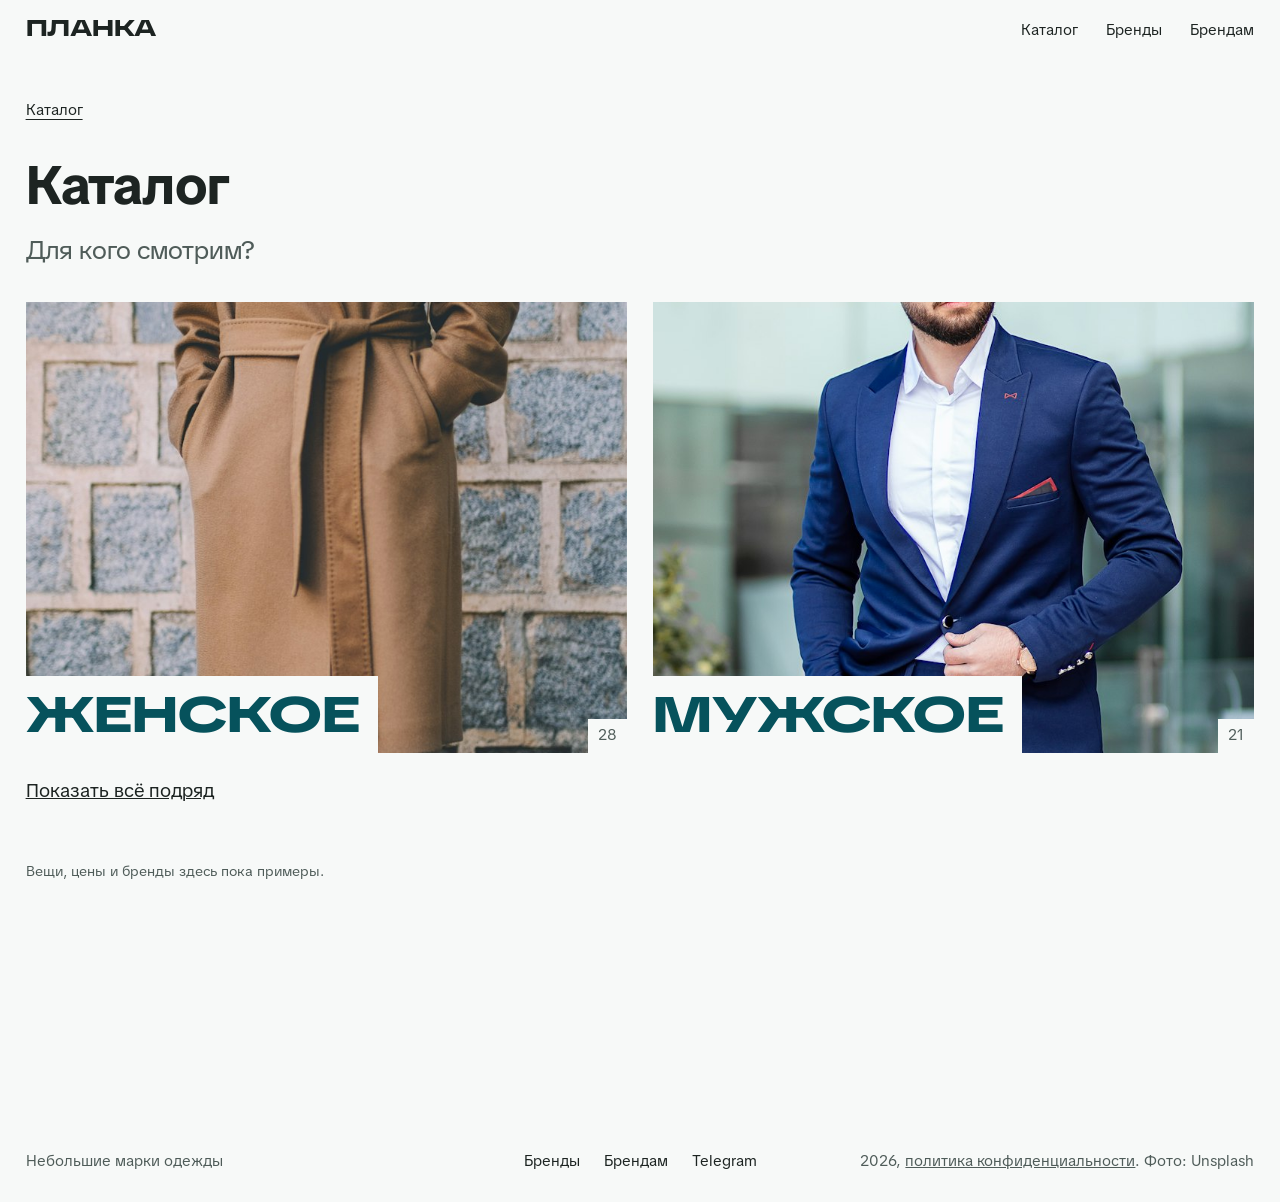
<file: catalog.html>
<!doctype html>
<html lang="ru">
<head>
<meta charset="utf-8">
<meta name="viewport" content="width=device-width, initial-scale=1">
<title>Каталог — Планка</title>
<meta name="description" content="Вещи проверенных брендов одежды: джинсы, верхняя одежда, трикотаж, обувь, сумки. Фильтр по категории и цене, покупка на сайте бренда.">
<meta name="theme-color" content="#f7f9f8">
<meta name="robots" content="noindex">
<meta property="og:type" content="website">
<meta property="og:title" content="Каталог — Планка">
<meta property="og:description" content="Каталог небольших брендов одежды. Каждый проверяем сами: стаж, отзывы, качество вещей. Покупаете на сайте бренда по его цене.">
<meta property="og:image" content="og.png">
<meta property="og:locale" content="ru_RU">
<meta name="twitter:card" content="summary_large_image">
<link rel="icon" href="favicon.svg" type="image/svg+xml">
<link rel="preconnect" href="https://fonts.googleapis.com">
<link rel="preconnect" href="https://fonts.gstatic.com" crossorigin>
<link href="https://fonts.googleapis.com/css2?family=TikTok+Sans:wdth,wght@75..150,300..900&display=swap" rel="stylesheet">
<link rel="stylesheet" href="planka.css?v=13">
</head>
<body>
<main class="page">
  <div class="topbar"><a href="index.html" aria-label="Планка, на главную"><b class="disp">Планка</b></a><nav aria-label="Разделы"><a href="catalog.html" aria-current="page">Каталог</a><a href="all-brands.html">Бренды</a><a href="brands.html">Брендам</a></nav></div>
  <nav class="crumbs" id="crumbs" aria-label="Где вы"></nav>
  <section id="steps" aria-live="polite"></section>
  <section id="listing" hidden>
    <div class="shop-head"><h1 id="lh">Каталог</h1><span class="cnt" id="count"></span></div>
    <div class="chips subs" id="subs" role="group" aria-label="Тип"></div>
    <div class="shop-tools">
      <button type="button" class="fbtn" id="fBtn" aria-controls="filters" aria-expanded="false">Фильтры <span id="fN"></span></button>
      <label class="sort">Сортировка
        <select id="sort">
          <option value="new">Сначала новые</option>
          <option value="rating">По оценке бренда</option>
          <option value="years">По стажу бренда</option>
          <option value="cheap">Сначала дешевле</option>
          <option value="dear">Сначала дороже</option>
        </select>
      </label>
    </div>
    <div class="list-wrap">
      <aside class="filters" id="filters" aria-label="Фильтры">
        <div class="f-top"><b>Фильтры</b><button type="button" class="f-close" id="fClose" aria-label="Закрыть фильтры"><svg viewBox="0 0 20 20" aria-hidden="true"><path d="M5 5l10 10M15 5 5 15"/></svg></button></div>
        <fieldset><legend>Цена, ₽</legend><div class="f-price"><label><span class="vh">от</span><input type="number" id="pmin" inputmode="numeric" min="0" step="100" placeholder="от"></label><label><span class="vh">до</span><input type="number" id="pmax" inputmode="numeric" min="0" step="100" placeholder="до"></label></div></fieldset>
        <fieldset><legend>Бренд на рынке</legend><div class="f-opts" data-f="yrs"><button type="button" data-v="">Любой стаж</button><button type="button" data-v="3">от 3 лет</button><button type="button" data-v="5">от 5 лет</button></div></fieldset>
        <fieldset><legend>Оценка бренда</legend><div class="f-opts" data-f="rate"><button type="button" data-v="">Любая</button><button type="button" data-v="4.7">от 4,7</button><button type="button" data-v="4.85">от 4,85</button></div></fieldset>
        <fieldset><legend>Бренды</legend><div class="f-brands" id="fBrands"></div></fieldset>
        <div class="f-act"><button type="button" class="btn" id="fShow">Показать</button><button type="button" class="link" id="fReset">Сбросить</button></div>
      </aside>
      <div>
        <div class="items-grid" id="shop"></div>
        <p class="empty" id="empty" hidden>Под эти фильтры ничего нет. <button type="button" class="link" id="emptyReset">Сбросить фильтры</button></p>
      </div>
    </div>
  </section>
  <p class="note" style="margin-top:56px">Вещи, цены и бренды здесь пока примеры.</p>
</main>

<dialog class="pd" id="pd" aria-labelledby="pd-name"></dialog>
<footer class="foot">
  <span>Небольшие марки одежды</span>
  <nav aria-label="Подвал"><a href="all-brands.html">Бренды</a><a href="brands.html">Брендам</a><a href="#" data-cfg="tgChannel" data-soon="Канал запустим вместе с первыми брендами.">Telegram</a></nav>
  <span>2026, <a href="privacy.html">политика конфиденциальности</a>. Фото: Unsplash</span>
</footer>

<script src="config.js?v=2"></script>
<script src="data/brands.js?v=6"></script>
<script src="app.js?v=11"></script>
</body>
</html>
</file>
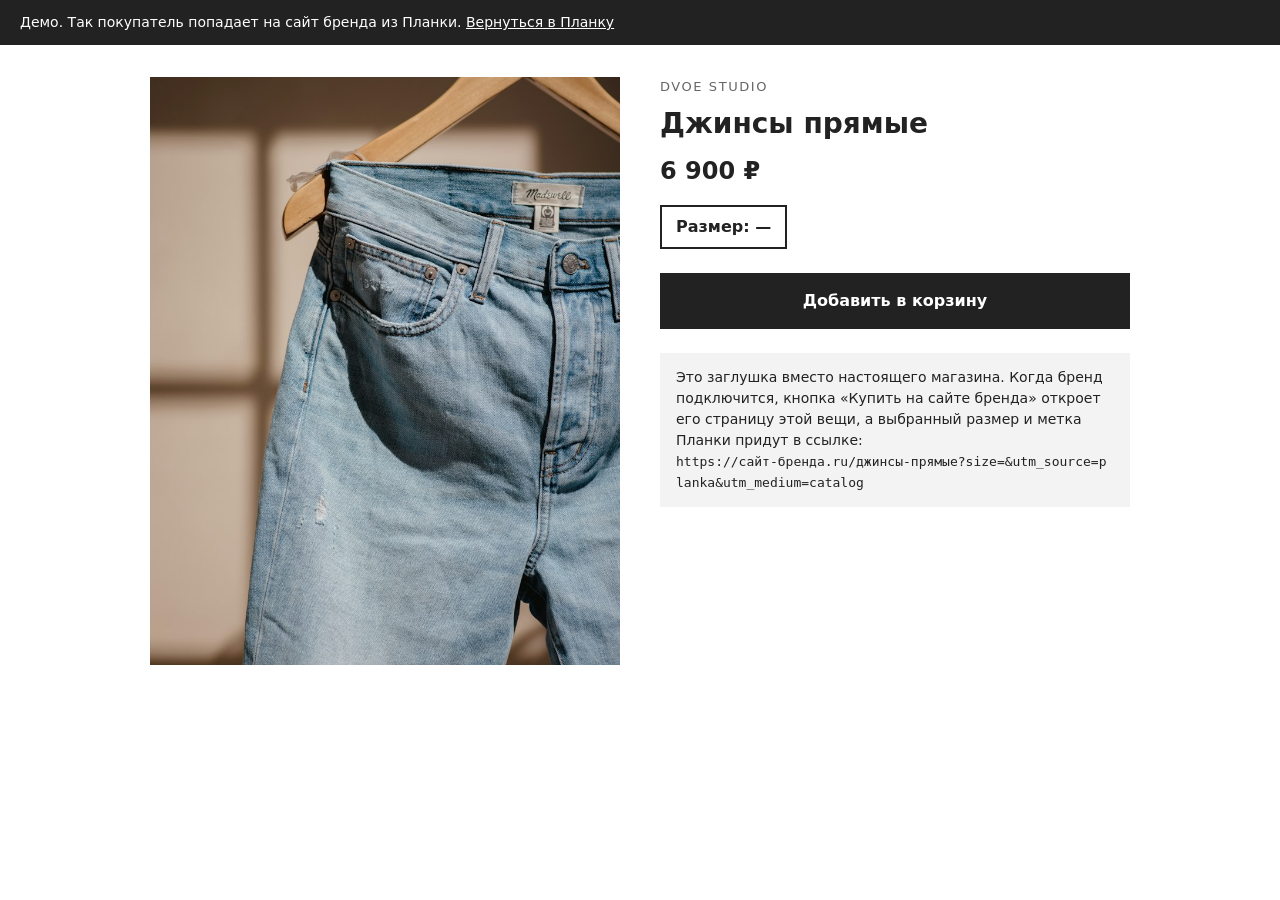
<file: demo-shop.html>
<!doctype html>
<html lang="ru">
<head>
<meta charset="utf-8">
<meta name="viewport" content="width=device-width, initial-scale=1">
<title>Магазин бренда (демо)</title>
<meta name="robots" content="noindex">
<style>
body{margin:0;font:16px/1.5 -apple-system,system-ui,"Segoe UI",sans-serif;background:#fff;color:#222}
.bar{background:#222;color:#fff;padding:12px 20px;font-size:14px}
.bar a{color:#fff}
main{max-width:980px;margin:0 auto;padding:32px 20px 64px;display:grid;grid-template-columns:1fr 1fr;gap:40px}
img{width:100%;aspect-ratio:4/5;object-fit:cover;background:#eee}
h1{font-size:28px;margin:6px 0 8px}
.brand{text-transform:uppercase;letter-spacing:.12em;font-size:13px;color:#666}
.price{font-size:24px;font-weight:600}
.size{display:inline-block;margin:16px 0;padding:8px 14px;border:2px solid #222;font-weight:600}
.cart{display:block;width:100%;padding:16px;border:0;background:#222;color:#fff;font:inherit;font-weight:600;margin-top:8px}
.note{margin-top:24px;padding:14px 16px;background:#f3f3f3;font-size:14px}
code{font-size:13px;word-break:break-all}
@media(max-width:700px){main{grid-template-columns:1fr}}
</style>
</head>
<body>
<div class="bar">Демо. Так покупатель попадает на сайт бренда из Планки. <a href="javascript:history.back()">Вернуться в Планку</a></div>
<main>
  <img id="img" alt="">
  <div>
    <div class="brand" id="brand"></div>
    <h1 id="name"></h1>
    <div class="price" id="price"></div>
    <div class="size" id="size"></div>
    <button class="cart" type="button" disabled>Добавить в корзину</button>
    <div class="note">Это заглушка вместо настоящего магазина. Когда бренд подключится, кнопка «Купить на сайте бренда» откроет его страницу этой вещи, а выбранный размер и метка Планки придут в ссылке:<br><code id="url"></code></div>
  </div>
</main>
<script src="data/brands.js?v=6"></script>
<script>
const P = new URLSearchParams(location.search), B = window.PLANKA_BRANDS || [], I = window.PLANKA_ITEMS || [];
const it = I.find((x) => x.brand === P.get("brand") && x.name === P.get("name")) || I[0];
const b = B.find((x) => x.id === it.brand) || {};
document.title = it.name + " — " + b.name;
document.getElementById("img").src = it.img;
document.getElementById("brand").textContent = b.name;
document.getElementById("name").textContent = it.name;
document.getElementById("price").textContent = new Intl.NumberFormat("ru-RU").format(it.price) + " ₽";
document.getElementById("size").textContent = "Размер: " + (P.get("size") || "—");
document.getElementById("url").textContent = "https://сайт-бренда.ru/" + it.name.toLowerCase().replace(/\s+/g, "-") + "?size=" + (P.get("size") || "") + "&utm_source=planka&utm_medium=catalog";
</script>
</body>
</html>
</file>
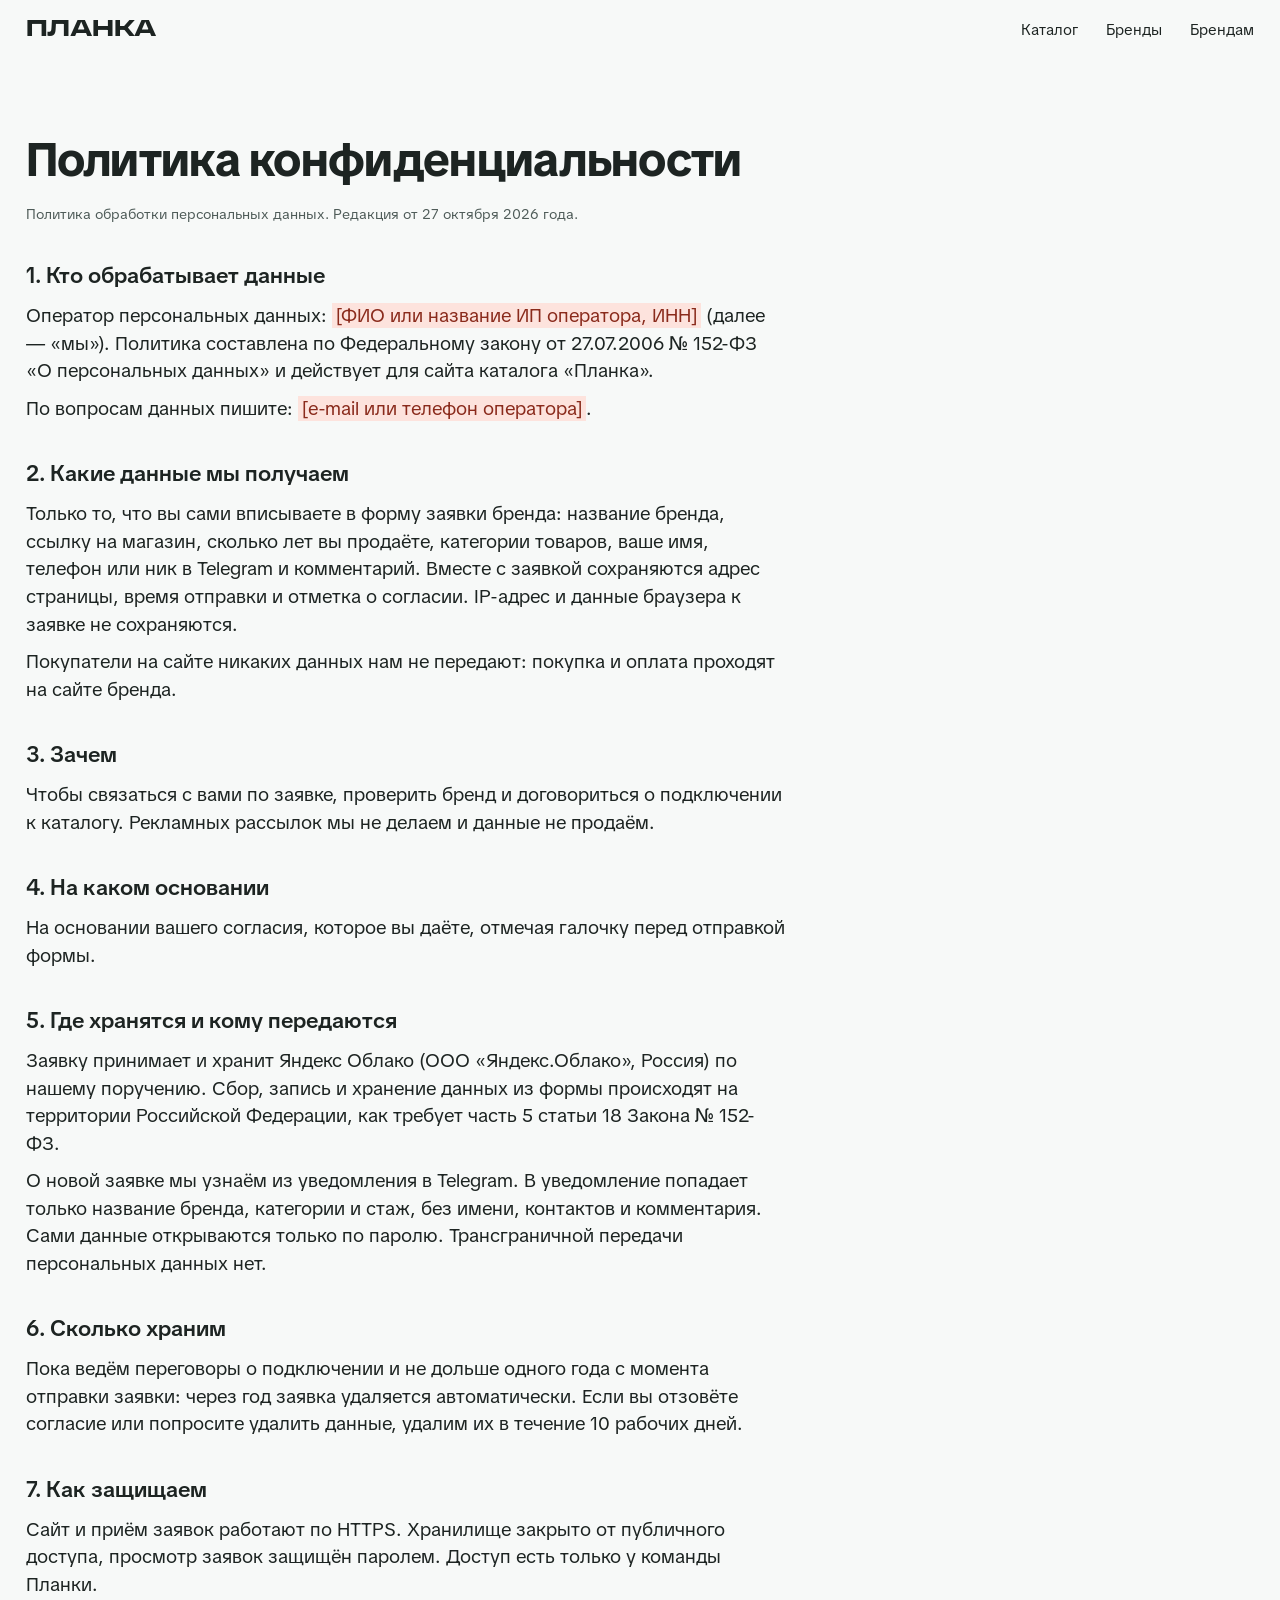
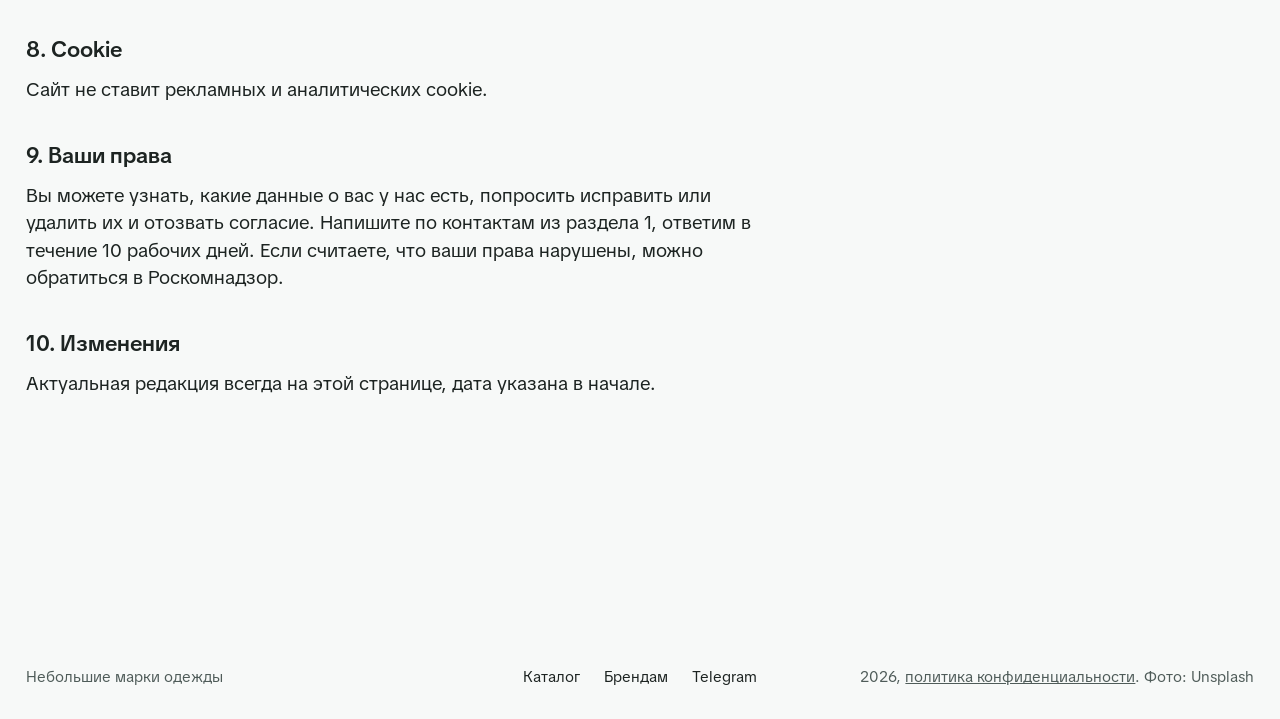
<file: privacy.html>
<!doctype html>
<html lang="ru">
<head>
<meta charset="utf-8">
<meta name="viewport" content="width=device-width, initial-scale=1">
<title>Политика конфиденциальности — Планка</title>
<meta name="description" content="Как Планка обрабатывает данные из заявок брендов.">
<meta name="theme-color" content="#f7f9f8">
<meta property="og:type" content="website">
<meta property="og:title" content="Политика конфиденциальности — Планка">
<meta property="og:description" content="Как Планка обрабатывает данные из заявок брендов.">
<meta property="og:image" content="og.png">
<meta property="og:locale" content="ru_RU">
<meta name="twitter:card" content="summary_large_image">
<link rel="icon" href="favicon.svg" type="image/svg+xml">
<link rel="preconnect" href="https://fonts.googleapis.com">
<link rel="preconnect" href="https://fonts.gstatic.com" crossorigin>
<link href="https://fonts.googleapis.com/css2?family=TikTok+Sans:wdth,wght@75..150,300..900&display=swap" rel="stylesheet">
<link rel="stylesheet" href="planka.css?v=13">
<meta name="robots" content="noindex">
</head>
<body>
<main class="page">
  <div class="topbar"><a href="index.html" aria-label="Планка, на главную"><b class="disp">Планка</b></a><nav aria-label="Разделы"><a href="catalog.html">Каталог</a><a href="all-brands.html">Бренды</a><a href="brands.html">Брендам</a></nav></div>
  <div class="legal">
    <h1>Политика конфиденциальности</h1>
    <p class="note">Политика обработки персональных данных. Редакция от 27 октября 2026 года.</p>

    <h2>1. Кто обрабатывает данные</h2>
    <p>Оператор персональных данных: <mark>[ФИО или название ИП оператора, ИНН]</mark> (далее — «мы»). Политика составлена по Федеральному закону от 27.07.2006 № 152-ФЗ «О персональных данных» и действует для сайта каталога «Планка».</p>
    <p>По вопросам данных пишите: <mark>[e-mail или телефон оператора]</mark>.</p>

    <h2>2. Какие данные мы получаем</h2>
    <p>Только то, что вы сами вписываете в форму заявки бренда: название бренда, ссылку на магазин, сколько лет вы продаёте, категории товаров, ваше имя, телефон или ник в Telegram и комментарий. Вместе с заявкой сохраняются адрес страницы, время отправки и отметка о согласии. IP-адрес и данные браузера к заявке не сохраняются.</p>
    <p>Покупатели на сайте никаких данных нам не передают: покупка и оплата проходят на сайте бренда.</p>

    <h2>3. Зачем</h2>
    <p>Чтобы связаться с вами по заявке, проверить бренд и договориться о подключении к каталогу. Рекламных рассылок мы не делаем и данные не продаём.</p>

    <h2>4. На каком основании</h2>
    <p>На основании вашего согласия, которое вы даёте, отмечая галочку перед отправкой формы.</p>

    <h2>5. Где хранятся и кому передаются</h2>
    <p>Заявку принимает и хранит Яндекс Облако (ООО «Яндекс.Облако», Россия) по нашему поручению. Сбор, запись и хранение данных из формы происходят на территории Российской Федерации, как требует часть 5 статьи 18 Закона № 152-ФЗ.</p>
    <p>О новой заявке мы узнаём из уведомления в Telegram. В уведомление попадает только название бренда, категории и стаж, без имени, контактов и комментария. Сами данные открываются только по паролю. Трансграничной передачи персональных данных нет.</p>

    <h2>6. Сколько храним</h2>
    <p>Пока ведём переговоры о подключении и не дольше одного года с момента отправки заявки: через год заявка удаляется автоматически. Если вы отзовёте согласие или попросите удалить данные, удалим их в течение 10 рабочих дней.</p>

    <h2>7. Как защищаем</h2>
    <p>Сайт и приём заявок работают по HTTPS. Хранилище закрыто от публичного доступа, просмотр заявок защищён паролем. Доступ есть только у команды Планки.</p>

    <h2>8. Cookie</h2>
    <p>Сайт не ставит рекламных и аналитических cookie.</p>

    <h2>9. Ваши права</h2>
    <p>Вы можете узнать, какие данные о вас у нас есть, попросить исправить или удалить их и отозвать согласие. Напишите по контактам из раздела 1, ответим в течение 10 рабочих дней. Если считаете, что ваши права нарушены, можно обратиться в Роскомнадзор.</p>

    <h2>10. Изменения</h2>
    <p>Актуальная редакция всегда на этой странице, дата указана в начале.</p>
  </div>
</main>
<footer class="foot">
  <span>Небольшие марки одежды</span>
  <nav aria-label="Подвал"><a href="catalog.html">Каталог</a><a href="brands.html">Брендам</a><a href="#" data-cfg="tgChannel" data-soon="Канал запустим вместе с первыми брендами.">Telegram</a></nav>
  <span>2026, <a href="privacy.html">политика конфиденциальности</a>. Фото: Unsplash</span>
</footer>

<script src="config.js?v=2"></script>
<script src="app.js?v=11"></script>
</body>
</html>
</file>
<file: planka.css>
/* Планка: общие стили всех страниц */
:root{
  --bg:#f7f9f8;--surface:#ebf0ee;--ink:#1d2422;--muted:#4f5c59;--accent:#06525c;--accent-ink:#f7f9f8;--teal:#06525c;
  --step-small:clamp(.8125rem,.79rem + .1vw,.875rem);
  --step-body:clamp(1.0625rem,1rem + .25vw,1.1875rem);
  --step-lead:clamp(1.25rem,1.1rem + .7vw,1.625rem);
  --step-head:clamp(2rem,1.3rem + 3.2vw,4rem);
  --m:clamp(16px,2vw,28px);
  --ease:cubic-bezier(.16,1,.3,1);
}
*{box-sizing:border-box}
html{-webkit-text-size-adjust:100%;overflow-x:clip}
body{overflow-x:clip}
body{margin:0;background:var(--bg);color:var(--ink);font:400 var(--step-body)/1.45 "TikTok Sans",system-ui,sans-serif}
::selection{background:var(--ink);color:var(--bg)}
a{color:inherit}
:focus-visible{outline:3px solid var(--ink);outline-offset:3px}
h1,h2,h3{margin:0;font-weight:800}
.disp{font-stretch:150%;font-weight:800;text-transform:uppercase;letter-spacing:-.01em;line-height:1}
.btn{display:inline-flex;align-items:center;gap:12px;min-height:52px;padding:0 26px;background:var(--accent);color:var(--accent-ink);font:500 var(--step-body)/1 "TikTok Sans";text-decoration:none;border:0;border-radius:0;cursor:pointer;transition:transform .2s var(--ease),background .2s}
.btn:hover{background:#0a6873}
.btn:active{transform:translateY(1px)}
.btn svg{width:18px;height:18px}

/* ===== обложка: название во всю ширину, под ним плотная вёрстка ===== */
.cover{min-height:100svh;display:flex;flex-direction:column;padding:0 var(--m) var(--m)}
.topbar{position:relative;z-index:3;display:flex;justify-content:space-between;align-items:center;gap:24px;padding:18px 0 6px;font-size:15px}
.topbar nav{display:flex;gap:28px}
.topbar a{text-decoration:none}
.topbar a:hover{text-decoration:underline;text-underline-offset:4px}
.mast{display:block;color:var(--teal);align-self:flex-start;line-height:.8;white-space:nowrap;margin:0 0 clamp(14px,1.6vw,24px)}
.cover-grid{flex:1;display:grid;grid-template-columns:repeat(12,1fr);grid-template-rows:auto 1fr;column-gap:var(--m);row-gap:var(--m);min-height:0}
.c-main{grid-column:1/7;grid-row:1/3;margin:0;overflow:hidden;min-height:420px;position:relative}
.c-main img,.c-side img{position:absolute;inset:0;width:100%;height:100%;object-fit:cover;display:block}
.cl{position:absolute;left:0;bottom:0;z-index:1;background:var(--bg);color:var(--ink);padding:8px 12px 8px 0;margin:0;font-size:15px;font-weight:500}
.c-text{grid-column:7/13;grid-row:1;padding-top:6px}
.cover h1{font-size:clamp(26px,1rem + 1.7vw,44px);font-weight:600;line-height:1.08;letter-spacing:-.01em;max-width:18ch}
.cover p{margin:16px 0 0;font-size:var(--step-body);max-width:44ch}
.c-act{display:flex;align-items:center;gap:20px;flex-wrap:wrap;margin-top:26px}
.c-act a.link{font-weight:500;text-underline-offset:5px}
.c-side{grid-column:7/13;grid-row:2;margin:0;position:relative;overflow:hidden;min-height:200px}
@keyframes drift{from{transform:scale(1.12)}to{transform:scale(1)}}

/* название журнала собирается из букв */
.mast .ch{display:inline-block;transform:translateY(40%);opacity:0;animation:up .9s var(--ease) forwards}
@keyframes up{to{transform:none;opacity:1}}
.mast.done .ch{animation:none;transform:none;opacity:1}
/* кого пускаем: одна схема из трёх планок, заполняется при прокрутке */
.intro{background:var(--surface);padding:clamp(100px,11vw,170px) var(--m);display:grid;grid-template-columns:repeat(12,1fr);column-gap:var(--m);row-gap:40px;align-items:start}
.i-head{grid-column:1/5;position:sticky;top:40px}
.intro h2{font-size:clamp(30px,1.2rem + 2.2vw,52px);font-weight:700;line-height:1.05;letter-spacing:-.015em}
.i-lead{margin:18px 0 0;font-size:var(--step-lead);line-height:1.3}
.gauges{grid-column:5/13;background:var(--bg);padding:clamp(28px,3vw,48px) clamp(24px,3vw,48px) clamp(16px,2vw,28px)}
.g{display:grid;grid-template-columns:minmax(0,1fr) minmax(0,1.7fr);gap:6px 32px;padding-bottom:clamp(28px,3vw,44px)}
.g h3{grid-column:1;font-size:var(--step-lead);font-weight:600;line-height:1.2}
.g p{grid-column:1;margin:0;color:var(--muted);font-size:16px}
.axis{grid-column:2;grid-row:1/3;align-self:center;position:relative;height:60px;margin:0 10px}
.axis .ln{position:absolute;left:0;right:0;top:20px;height:4px;background:rgba(29,36,34,.18)}
.axis .ok{position:absolute;top:20px;height:4px;right:0;background:var(--teal)}
.axis .tick{position:absolute;top:34px;transform:translateX(-50%);font-size:13px;color:var(--muted);font-variant-numeric:tabular-nums}
.axis .thr{position:absolute;top:6px;width:4px;height:32px;margin-left:-2px;background:var(--teal)}
.axis .thr span{position:absolute;bottom:calc(100% + 2px);right:8px;font-size:13px;font-weight:600;white-space:nowrap;color:var(--teal)}
.axis .dot{position:absolute;top:14px;width:16px;height:16px;margin-left:-8px;border-radius:50%;background:var(--ink);border:3px solid var(--bg)}
.checks{grid-column:2;grid-row:1/3;align-self:center;list-style:none;margin:0 10px;padding:0;display:flex;gap:12px 24px;flex-wrap:wrap;font-size:var(--step-lead);font-weight:500}
.checks li{display:flex;align-items:center;gap:8px;white-space:nowrap}
@media (min-width:901px){.checks{flex-wrap:nowrap;font-size:19px;gap:24px}}
.checks svg{width:22px;height:22px;fill:none;stroke:var(--teal);stroke-width:2.5;stroke-linecap:round;stroke-linejoin:round}

/* ===== живая планка ===== */
.live{background:var(--surface);padding:clamp(80px,10vw,160px) var(--m) clamp(64px,8vw,120px)}
.live-head{display:grid;grid-template-columns:minmax(0,1fr) minmax(0,1fr);gap:var(--m);align-items:end}
.live h2{font-size:var(--step-head);color:var(--teal)}
.live-head p{max-width:44ch}
.modes{display:flex;gap:8px;flex-wrap:wrap;margin-top:28px}
.modes button{font:500 16px/1 "TikTok Sans";min-height:44px;padding:0 18px;border:2px solid var(--teal);background:transparent;color:var(--teal);cursor:pointer;transition:background .2s,color .2s}
.modes button[aria-pressed=true]{background:var(--teal);color:var(--bg)}
.modes button:hover{background:rgba(6,82,92,.08)}
.modes button[aria-pressed=true]:hover{background:var(--teal)}
.stage{position:relative;margin-top:40px;height:min(78svh,720px);touch-action:none;cursor:ns-resize;user-select:none}
.jumper{position:absolute;bottom:0;width:calc((100% - var(--m)*5)/6);transition:transform .6s var(--ease),opacity .4s,filter .4s}
.jumper .ph{aspect-ratio:4/5;overflow:hidden;background:#d4dedb}
.jumper img{width:100%;height:100%;object-fit:cover;display:block;pointer-events:none;-webkit-user-drag:none}
.jumper b{display:block;margin-top:8px;font-size:var(--step-body);font-weight:500}
.jumper small{display:block;font-size:var(--step-small);color:var(--muted)}
.jumper.out{filter:grayscale(1);opacity:.35}
.bar{position:absolute;left:calc(var(--m)*-1);right:calc(var(--m)*-1);height:12px;background:var(--teal);transform:translateY(50%);z-index:2;transition:bottom .25s var(--ease)}
.bar::after{content:"";position:absolute;right:calc(var(--m) + 8px);top:50%;width:44px;height:44px;transform:translateY(-50%);background:var(--teal);border-radius:50%}
.bar-label{position:absolute;left:0;bottom:22px;background:var(--teal);color:var(--bg);padding:10px 14px;font:800 clamp(16px,1rem + .5vw,22px)/1 "TikTok Sans";font-stretch:125%;white-space:nowrap}
.live-foot{display:flex;justify-content:space-between;gap:var(--m);flex-wrap:wrap;margin-top:28px}
.count{font-size:var(--step-lead);font-weight:500}
.live input[type=range]{width:min(420px,100%);accent-color:var(--ink);height:32px}
.note{font-size:var(--step-small);color:var(--muted)}

/* ===== все бренды: лента новых, весь справочник — на отдельной странице ===== */
.list{padding:clamp(120px,14vw,200px) 0 0}
.list-head{display:flex;justify-content:space-between;align-items:end;gap:var(--m);flex-wrap:wrap;padding:0 var(--m)}
.list h2{font-size:clamp(30px,1.2rem + 2.2vw,52px);font-weight:700;letter-spacing:-.015em}
.strip{display:grid;grid-auto-flow:column;grid-auto-columns:clamp(200px,18vw,280px);gap:var(--m);overflow-x:auto;scroll-snap-type:x mandatory;scroll-padding-inline:var(--m);padding:40px var(--m) 8px;scrollbar-width:thin;scrollbar-color:var(--ink) var(--surface)}
.strip a{scroll-snap-align:start;text-decoration:none}
.strip .ph{aspect-ratio:4/5;overflow:hidden;background:var(--surface)}
.strip img{width:100%;height:100%;object-fit:cover;display:block}
.strip a:hover b{text-decoration:underline;text-underline-offset:5px}
.strip b{display:block;margin-top:12px;font-size:var(--step-lead);font-weight:500;line-height:1.1}
.strip small{display:block;margin-top:4px;color:var(--muted);font-size:15px}

/* ===== как купить: глагол держится в центре своего экрана ===== */
.how{margin-top:clamp(120px,14vw,220px)}
.verb{position:relative;height:100svh;overflow:clip}
.verb img{position:absolute;inset:0;width:100%;height:100%;object-fit:cover}
.verb .w{position:sticky;top:50%;transform:translateY(-50%);text-align:center;z-index:2;color:var(--bg);white-space:nowrap;padding:0 var(--m)}
.verb .s{position:absolute;left:0;bottom:0;z-index:2;max-width:46ch;margin:0;padding:22px var(--m) 26px;background:rgba(6,30,34,.62);color:#fff;font-size:18px}
.how h2{position:absolute;width:1px;height:1px;overflow:hidden;clip:rect(0 0 0 0)}

/* ===== вопросы: список слева, большой ответ справа ===== */
.faq{margin-top:clamp(120px,14vw,200px);padding:clamp(72px,8vw,120px) var(--m);background:var(--ink);color:var(--bg)}
.faq h2{font-size:clamp(30px,1.2rem + 2.2vw,52px);font-weight:700;letter-spacing:-.015em}
.faq-list{position:relative;margin-top:44px;display:grid;grid-template-columns:minmax(0,5fr) minmax(0,7fr);grid-auto-rows:min-content;column-gap:var(--m);min-height:420px}
.qa{display:contents}
.q{grid-column:1;text-align:left;display:flex;gap:16px;align-items:baseline;padding:16px 18px;border:0;background:transparent;color:inherit;font:500 clamp(18px,1rem + .35vw,22px)/1.3 "TikTok Sans";cursor:pointer;transition:background .25s,color .25s,padding .3s var(--ease)}
.q:hover{background:rgba(247,249,248,.08)}
.qa.on .q{background:var(--bg);color:var(--ink);padding-left:26px}
.qn{font-size:14px;opacity:.6;font-variant-numeric:tabular-nums}
.a{grid-column:2;grid-row:1/span 6;align-self:start;background:rgba(247,249,248,.08);padding:clamp(28px,3vw,48px);opacity:0;visibility:hidden;transform:translateY(16px);transition:opacity .35s,transform .45s var(--ease),visibility 0s .35s}
.qa.on .a{opacity:1;visibility:visible;transform:none;transition:opacity .35s,transform .45s var(--ease)}
.a-q{margin:0 0 22px;font-size:clamp(24px,1rem + 1.6vw,40px);line-height:1.05}
.a p{margin:0;font-size:var(--step-lead);line-height:1.45;max-width:40ch}
.faq :focus-visible{outline-color:var(--bg)}

/* ===== одно слово — кнопка ===== */
.cta{display:block;margin:clamp(120px,14vw,200px) var(--m) 0;height:clamp(240px,32svh,340px);background:var(--accent);color:var(--accent-ink);text-decoration:none;position:relative;transition:background .15s,color .15s}
.cta:hover,.cta:focus-visible{background:var(--accent-ink);color:var(--accent)}
.cta p{position:absolute;top:20px;left:var(--m);margin:0;max-width:min(34ch,calc(100% - 110px));font-size:var(--step-body)}
.cta svg{position:absolute;top:20px;right:var(--m);width:48px;height:48px}
.cta .big{position:absolute;left:var(--m);bottom:24px;white-space:nowrap;line-height:.8}

/* подвал одной строкой */
.foot{margin-top:30svh;display:grid;grid-template-columns:1fr auto 1fr;align-items:baseline;gap:24px;padding:0 var(--m) 30px;font-size:15px;color:var(--muted)}
.foot nav{display:flex;gap:24px}.foot nav a{color:var(--ink);text-decoration:none}
.foot span:last-child{text-align:right}

/* появление частей секции */
.rise{opacity:0;transform:translateY(24px);transition:opacity .7s var(--ease),transform .7s var(--ease)}
.rise.in{opacity:1;transform:none}
.no-js .rise{opacity:1;transform:none}

@media (max-width:900px){
  .topbar nav{gap:18px}
  .topbar nav a:not(:first-child):not(:last-child){display:none}
  .cover{min-height:0}
  .cover-grid{grid-template-columns:1fr 1fr;grid-template-rows:auto}
  .c-main{grid-column:1/-1;grid-row:auto;min-height:0;aspect-ratio:4/5}
  .c-text{grid-column:1/-1;grid-row:auto}
  .c-side{display:none}
  .intro{display:block}
  .i-head{position:static;margin-bottom:28px}
  .g{grid-template-columns:1fr}
  .axis,.checks{grid-column:1;grid-row:auto;margin-top:22px}
  .live-head{grid-template-columns:1fr}
  .stage{height:calc(6 * 76px);cursor:ew-resize;margin-top:76px}
  .jumper{width:auto;bottom:auto;display:flex;align-items:center;gap:10px}
  .jumper .ph{width:52px;flex:none}
  .jumper b{margin:0;font-size:15px;white-space:nowrap}.jumper small{display:none}
  .bar{left:auto;right:auto;top:-12px;bottom:-12px!important;width:10px;height:auto;transform:translateX(-50%)}
  .bar::after{right:auto;left:50%;top:auto;bottom:-22px;transform:translateX(-50%)}
  .bar-label{left:14px;bottom:auto;top:-34px;font-size:14px}
  .strip{grid-auto-columns:62%}
  .verb .s{right:0;font-size:16px;max-width:none}
  .faq-list{display:block;min-height:0}
  .qa{display:block;margin-bottom:6px}
  .q{width:100%}
  .a{display:none;opacity:1;visibility:visible;transform:none;padding:18px 18px 22px;background:var(--bg);color:var(--ink)}
  .qa.on .a{display:block}
  .a-q{display:none}
  .a p:last-child{font-size:17px}
  .foot{grid-template-columns:1fr;gap:8px;margin-top:20svh}
  .foot span:last-child{text-align:left}
}
@media (prefers-reduced-motion:reduce){
  *{transition:none!important;animation:none!important}
  .rise{opacity:1;transform:none}
}

/* ===== общие мелочи ===== */
.page{padding:0 var(--m)}
.page .topbar b{font-size:22px}
.vh{position:absolute;width:1px;height:1px;overflow:hidden;clip:rect(0 0 0 0)}
.cfg-note{flex-basis:100%;margin:6px 0 0;font-size:15px;color:var(--muted)}
.cta .cfg-note{position:absolute;left:var(--m);top:84px;color:inherit;opacity:.85}

/* ===== справочник ===== */
.vh{position:absolute;width:1px;height:1px;overflow:hidden;clip:rect(0 0 0 0)}
.cat-page{padding:0 var(--m) clamp(80px,10vw,140px)}
.cat-head{display:grid;grid-template-columns:minmax(0,1fr) minmax(0,1.2fr);gap:var(--m);align-items:end;margin-top:clamp(40px,6vw,90px)}
.cat-head h1{font-size:clamp(34px,1.3rem + 2.6vw,60px);font-weight:700;letter-spacing:-.015em}
.dir-tools{display:grid;gap:14px}
.search input{width:100%;min-height:52px;padding:0 18px;border:2px solid var(--ink);background:var(--bg);color:var(--ink);font:400 var(--step-body)/1 "TikTok Sans";border-radius:0}
.search input::placeholder{color:var(--muted)}
.chips{display:flex;gap:8px;flex-wrap:wrap}
.chips button{font:500 15px/1 "TikTok Sans";min-height:40px;padding:0 14px;border:0;background:var(--surface);color:var(--ink);cursor:pointer;transition:background .2s,color .2s}
.chips button[aria-pressed=true]{background:var(--ink);color:var(--bg)}
.chips button span{opacity:.6;margin-left:6px;font-variant-numeric:tabular-nums}
.dir{margin-top:48px}
.grp{display:grid;grid-template-columns:clamp(64px,9vw,140px) minmax(0,1fr);gap:var(--m);padding-top:20px}
.grp+.grp{margin-top:20px}
.grp>.L{position:sticky;top:16px;align-self:start;font-size:clamp(48px,6vw,96px);line-height:.85}
.row{display:grid;grid-template-columns:56px minmax(0,2fr) minmax(0,1.3fr) minmax(0,1.2fr) 90px 24px;gap:20px;align-items:center;padding:10px 12px;margin:0 -12px;text-decoration:none;transition:background .2s}
.row:hover,.row:focus-visible{background:var(--surface)}
.row .t{width:56px;aspect-ratio:4/5;overflow:hidden;background:var(--surface)}
.row .t img{width:100%;height:100%;object-fit:cover;display:block;filter:grayscale(1);transition:filter .3s}
.row:hover .t img{filter:none}
.row .n{font-size:clamp(20px,1rem + .9vw,30px);font-weight:500;line-height:1.1}
.row .c{color:var(--muted)}
.row .y{text-align:right;font-variant-numeric:tabular-nums}
.row svg{width:20px;height:20px;transition:transform .25s var(--ease)}
.row:hover svg{transform:translateX(4px)}
.empty{margin-top:24px;font-size:var(--step-lead)}
@media (max-width:900px){
  .cat-head{grid-template-columns:1fr}
  .grp{grid-template-columns:44px minmax(0,1fr);gap:12px}
  .grp>.L{font-size:40px}
  .row{grid-template-columns:48px minmax(0,1fr) auto;gap:4px 14px;padding:10px 8px;margin:0 -8px}
  .row .t{width:48px;grid-row:1/3}
  .row .n{font-size:20px}
  .row .c{grid-column:2;font-size:14px}
  .row .c+.c{display:none}
  .row .y{grid-row:1;grid-column:3;font-size:14px}
  .row svg{display:none}
}


/* ===== страница бренда ===== */
.b-cover{display:grid;grid-template-columns:repeat(12,1fr);column-gap:var(--m);row-gap:var(--m);margin-top:clamp(14px,2vw,28px)}
.b-photo{grid-column:1/7;margin:0;position:relative;overflow:hidden;aspect-ratio:4/5;background:var(--surface)}
.b-photo img{position:absolute;inset:0;width:100%;height:100%;object-fit:cover}
.b-info{grid-column:7/13;align-self:start}
.b-name{display:block;color:var(--teal);line-height:.85;white-space:nowrap}
.b-tag{display:inline-block;margin-top:18px;background:var(--ink);color:var(--bg);font-size:14px;padding:6px 10px}
.b-fields{display:grid;grid-template-columns:1fr 1fr;gap:18px 24px;margin:28px 0 0;padding:22px 0 0;border-top:4px solid var(--ink)}
.b-fields div{margin:0}
.b-fields dt{font-size:14px;color:var(--muted)}
.b-fields dd{margin:4px 0 0;font-size:var(--step-lead);font-weight:500;line-height:1.2}
.b-about{margin:28px 0 0;font-size:var(--step-lead);line-height:1.35;max-width:36ch}
.b-act{display:flex;gap:16px;align-items:center;flex-wrap:wrap;margin-top:30px}
.btn[aria-disabled=true]{background:var(--surface);color:var(--muted);cursor:default}
.b-why{background:var(--surface);margin:clamp(80px,10vw,140px) calc(var(--m)*-1) 0;padding:clamp(56px,7vw,100px) var(--m);display:grid;grid-template-columns:repeat(12,1fr);column-gap:var(--m)}
.b-why h2,.b-items h2{font-size:clamp(28px,1.1rem + 2vw,46px);font-weight:700;letter-spacing:-.015em}
.b-why h2{grid-column:1/5}
.b-why .gauges{grid-column:5/13}
.axis .dot.me{background:var(--teal);width:22px;height:22px;margin-left:-11px;top:11px}
.b-items{padding:clamp(80px,10vw,140px) 0 0}
.items{margin-top:28px;font-size:clamp(19px,1rem + .6vw,26px)}
.items div{display:grid;grid-template-columns:minmax(0,2fr) minmax(0,1.4fr) auto;gap:20px;align-items:baseline;padding:14px 0}
.items div+div{border-top:2px solid var(--surface)}
.items span{color:var(--muted);font-size:.75em}
.items b{font-weight:500;font-variant-numeric:tabular-nums;white-space:nowrap}
.b-items .note{margin-top:18px}
.b-more{padding:clamp(80px,10vw,140px) 0 0}

/* ===== страница для брендов ===== */
.br-hero{display:grid;grid-template-columns:repeat(12,1fr);column-gap:var(--m);row-gap:var(--m);margin-top:clamp(14px,2vw,28px)}
.br-photo{grid-column:7/13;grid-row:1/3;margin:0;position:relative;overflow:hidden;min-height:520px}
.br-photo img{position:absolute;inset:0;width:100%;height:100%;object-fit:cover}
.br-text{grid-column:1/7}
.br-text h1{font-size:clamp(30px,1rem + 2.4vw,56px);font-weight:700;line-height:1.05;letter-spacing:-.015em;max-width:16ch}
.br-text p{margin:18px 0 0;font-size:var(--step-lead);line-height:1.35;max-width:36ch}
.terms{grid-column:1/7;align-self:end;display:grid;grid-template-columns:repeat(3,1fr);gap:var(--m)}
.terms div{background:var(--surface);padding:22px 20px}
.terms b{display:block;color:var(--teal);font-size:clamp(28px,1rem + 1.6vw,44px);font-stretch:140%;font-weight:800;line-height:1}
.terms span{display:block;margin-top:10px;font-size:16px;line-height:1.35}
.br-sec{padding:clamp(100px,11vw,170px) 0 0}
.br-sec h2{font-size:clamp(30px,1.2rem + 2.2vw,52px);font-weight:700;letter-spacing:-.015em}
.steps-row{margin-top:36px;display:grid;grid-template-columns:repeat(4,1fr);gap:var(--m)}
.steps-row div{border-top:6px solid var(--teal);padding-top:16px}
.steps-row h3{font-size:var(--step-lead);font-weight:600}
.steps-row p{margin:8px 0 0;color:var(--muted)}
.site-offer{display:grid;grid-template-columns:repeat(12,1fr);column-gap:var(--m);align-items:start}
.site-offer>div:first-child{grid-column:1/6}
.site-offer ul{grid-column:7/13;list-style:none;margin:0;padding:0;font-size:var(--step-lead)}
.site-offer li{padding:14px 0;display:flex;gap:12px;align-items:center}
.site-offer li+li{border-top:2px solid var(--surface)}
.site-offer svg{width:22px;height:22px;flex:none;fill:none;stroke:var(--teal);stroke-width:2.5;stroke-linecap:round;stroke-linejoin:round}
.site-offer p{margin:16px 0 0;font-size:var(--step-lead);line-height:1.35;max-width:34ch}
.apply{margin:clamp(100px,11vw,170px) calc(var(--m)*-1) 0;padding:clamp(64px,8vw,110px) var(--m);background:var(--teal);color:var(--bg)}
.apply h2{font-size:var(--step-head)}
.apply>p{margin:14px 0 0;font-size:var(--step-lead)}
.lead-form{margin-top:36px;max-width:960px}
.f-grid{display:grid;grid-template-columns:1fr 1fr;gap:20px 24px}
.lead-form label{display:flex;flex-direction:column;gap:8px;font-size:15px;font-weight:500}
.lead-form .wide,.lead-form .cats{grid-column:1/-1}
.lead-form input:not([type=checkbox]),.lead-form select,.lead-form textarea{font:400 17px/1.4 "TikTok Sans",system-ui,sans-serif;color:var(--ink);background:var(--bg);border:0;border-radius:0;padding:13px 14px;min-height:50px;width:100%}
.lead-form select{appearance:none;background-image:linear-gradient(45deg,transparent 50%,var(--ink) 50%),linear-gradient(-45deg,transparent 50%,var(--ink) 50%);background-position:calc(100% - 20px) 22px,calc(100% - 14px) 22px;background-size:6px 6px;background-repeat:no-repeat;padding-right:40px}
.lead-form ::placeholder{color:#6b7774}
.lead-form textarea{resize:vertical}
.lead-form :focus-visible{outline:3px solid var(--bg);outline-offset:2px}
.cats{border:0;padding:0;margin:0;display:flex;flex-wrap:wrap;gap:8px}
.cats legend{font-size:15px;font-weight:500;margin-bottom:8px;padding:0}
.cats label{flex-direction:row;align-items:center;gap:8px;padding:0 14px;min-height:42px;border:2px solid rgba(247,249,248,.55);cursor:pointer;font-weight:400}
.cats label:has(input:checked){background:var(--bg);color:var(--teal);border-color:var(--bg)}
.cats input,.consent input{accent-color:var(--bg);width:17px;height:17px;margin:0}
.consent{flex-direction:row!important;align-items:center;gap:10px!important;margin-top:22px;font-weight:400!important}
.consent a{color:inherit}
.trap{position:absolute;left:-9999px;width:1px;height:1px;opacity:0}
.apply .btn{background:var(--bg);color:var(--teal)}
.apply .btn:hover{background:#fff}
.apply .btn.ghost{background:transparent;color:var(--bg);box-shadow:inset 0 0 0 2px var(--bg)}
.f-act{display:flex;gap:12px;flex-wrap:wrap;margin-top:28px}
.form-status{margin-top:14px;min-height:1.4em;font-size:16px}
.form-status.bad{color:#ffd8d2}
.btn:disabled{opacity:.6;cursor:progress}

/* ===== политика ===== */
.legal{max-width:760px;padding:clamp(48px,6vw,90px) 0 0}
.legal h1{font-size:clamp(30px,1.2rem + 2.2vw,52px);font-weight:700;letter-spacing:-.015em}
.legal h2{font-size:22px;font-weight:600;margin:36px 0 8px}
.legal p{margin:10px 0 0}
.legal mark{background:#fde3dd;color:#8a2b1c;padding:0 4px}

@media (max-width:900px){
  .b-cover,.br-hero{grid-template-columns:minmax(0,1fr)}
  .b-photo,.b-info,.br-photo,.br-text,.terms{grid-column:1;grid-row:auto}
  .br-photo{min-height:0;aspect-ratio:4/5}
  .terms{grid-template-columns:1fr}
  .b-why{display:block}.b-why .gauges{margin-top:24px}
  .items div{grid-template-columns:1fr auto}.items span{grid-column:1}
  .steps-row{grid-template-columns:1fr 1fr}
  .site-offer{display:block}.site-offer ul{margin-top:24px}
  .f-grid{grid-template-columns:1fr}
}
@media (max-width:560px){.steps-row{grid-template-columns:1fr}}
a.jumper{text-decoration:none;color:inherit}
a.jumper:focus-visible{outline-offset:4px}
.terms-list{grid-column:1/7;align-self:end;list-style:none;margin:0;padding:0;display:grid;gap:14px;font-size:var(--step-body)}
.terms-list li{padding:16px 18px;background:var(--surface)}
.terms-list b{font-weight:600}
.intro-b .gauges{background:var(--surface)}
.br-faq{margin-top:clamp(100px,11vw,170px)}
.br-faq .a{grid-row:1/span 5}
@media (max-width:900px){.terms-list{grid-column:1;grid-row:auto}}

/* ===== каталог вещей ===== */
.shop-head{display:grid;grid-template-columns:minmax(0,1fr) minmax(0,1.1fr);gap:var(--m);align-items:end;margin-top:clamp(40px,6vw,90px)}
.shop-head h1{font-size:clamp(34px,1.3rem + 2.6vw,60px);font-weight:700;letter-spacing:-.015em}
.cnt{font-size:.45em;font-weight:500;color:var(--muted);letter-spacing:0}
.shop-tools{display:flex;justify-content:space-between;align-items:end;gap:16px;flex-wrap:wrap;margin-top:28px}
.seg{display:inline-flex;background:var(--surface);padding:4px}
.seg button{font:500 16px/1 "TikTok Sans";min-height:42px;padding:0 18px;border:0;background:transparent;color:var(--ink);cursor:pointer}
.seg button[aria-pressed=true]{background:var(--bg);color:var(--teal)}
.sort{display:flex;align-items:center;gap:10px;font-size:15px;color:var(--muted)}
.sort select{font:500 16px/1 "TikTok Sans";color:var(--ink);background:var(--surface);border:0;min-height:44px;padding:0 38px 0 14px;appearance:none;background-image:linear-gradient(45deg,transparent 50%,var(--ink) 50%),linear-gradient(-45deg,transparent 50%,var(--ink) 50%);background-position:calc(100% - 20px) 19px,calc(100% - 14px) 19px;background-size:6px 6px;background-repeat:no-repeat;cursor:pointer}
#cats{margin-top:16px}
.items-grid{margin-top:36px;display:grid;grid-template-columns:repeat(4,minmax(0,1fr));gap:40px var(--m)}
.item{text-decoration:none;color:inherit;display:flex;flex-direction:column}
.item .ph{aspect-ratio:4/5;overflow:hidden;background:var(--surface);position:relative}
.item img{width:100%;height:100%;object-fit:cover;display:block;transition:transform .6s var(--ease)}
.item:hover img{transform:scale(1.03)}
.item .br{margin-top:12px;font-size:14px;color:var(--muted);display:flex;justify-content:space-between;gap:10px}
.item .br b{font-weight:500;color:var(--teal)}
.item h3{margin-top:4px;font-size:var(--step-body);font-weight:500;line-height:1.25}
.item .pr{margin-top:6px;font-size:var(--step-lead);font-weight:600;font-variant-numeric:tabular-nums}
.item .go{margin-top:10px;font-size:15px;font-weight:500;display:inline-flex;gap:6px;align-items:center}
.item .go svg{width:16px;height:16px;transition:transform .25s var(--ease)}
.item:hover .go svg{transform:translateX(4px)}
.item:hover h3{text-decoration:underline;text-underline-offset:4px}
.ex-tag{position:absolute;left:0;top:0;background:var(--bg);font-size:13px;padding:5px 8px}

/* полка «что ищете» на главной */
.shelf{padding:clamp(120px,14vw,200px) 0 0}
.shelf h2{font-size:clamp(30px,1.2rem + 2.2vw,52px);font-weight:700;letter-spacing:-.015em}
.cat-index{margin-top:36px;padding:0 var(--m);display:grid;grid-template-columns:repeat(2,minmax(0,1fr));column-gap:clamp(24px,4vw,64px)}
.cat-index a{display:grid;grid-template-columns:64px minmax(0,1fr) auto;gap:18px;align-items:center;padding:12px 0;text-decoration:none;border-top:2px solid var(--surface)}
.cat-index a:hover .nm{color:var(--teal)}
.cat-index .t{width:64px;aspect-ratio:4/5;overflow:hidden;background:var(--surface)}
.cat-index .t img{width:100%;height:100%;object-fit:cover;display:block}
.cat-index .nm{font-size:clamp(20px,1rem + .9vw,30px);font-weight:500;line-height:1.1;transition:color .2s}
.cat-index .n{color:var(--muted);font-variant-numeric:tabular-nums}

/* вещи на странице бренда */
.b-items .items-grid{grid-template-columns:repeat(4,minmax(0,1fr))}

@media (max-width:900px){
  .shop-head{grid-template-columns:1fr}
  .items-grid,.b-items .items-grid{grid-template-columns:repeat(2,minmax(0,1fr));gap:28px 14px}
  .item .pr{font-size:18px}
  .item h3{font-size:15px}
  .item .go{display:none}
  .cat-index{grid-template-columns:1fr}
  .cat-index a{grid-template-columns:52px minmax(0,1fr) auto;gap:14px}
  .cat-index .t{width:52px}
}
.chips button:disabled{opacity:.4;cursor:default}
@media (max-width:900px){#cats{flex-wrap:nowrap;overflow-x:auto;margin-right:calc(var(--m)*-1);padding-bottom:6px;scrollbar-width:none}#cats::-webkit-scrollbar{display:none}#cats button{flex:none}}
@media (max-width:900px){.item .br>span{display:none}}

/* ===== каталог по шагам ===== */
.crumbs{display:flex;flex-wrap:wrap;gap:8px;align-items:center;margin-top:clamp(28px,4vw,56px);font-size:15px;color:var(--muted)}
.crumbs:empty{display:none}
.crumbs a{color:var(--ink);text-underline-offset:4px}
.crumbs i{font-style:normal;opacity:.5}
.step-h{margin-top:clamp(14px,2vw,24px);font-size:clamp(34px,1.3rem + 2.6vw,60px);font-weight:700;letter-spacing:-.015em}
.step-sub{margin:8px 0 0;font-size:var(--step-lead);color:var(--muted)}
.step-all{margin-top:24px}
.tiles{margin-top:32px;display:grid;grid-template-columns:repeat(4,minmax(0,1fr));gap:var(--m)}
.tiles.two{grid-template-columns:repeat(2,minmax(0,1fr))}
.tile{position:relative;display:block;text-decoration:none;color:inherit}
.tile .ph{display:block;aspect-ratio:4/5;overflow:hidden;background:var(--surface)}
.tiles.two .tile .ph{aspect-ratio:4/3}
.tile img{width:100%;height:100%;object-fit:cover;display:block;transition:transform .6s var(--ease)}
.tile:hover img{transform:scale(1.03)}
.tile .tn{display:block;margin-top:12px;font-size:clamp(20px,1rem + .9vw,30px);font-weight:600;line-height:1.1}
.tiles.two .tile .tn{position:absolute;left:0;bottom:0;margin:0;background:var(--bg);padding:12px 18px 10px 0;font-size:clamp(30px,1.2rem + 2.4vw,56px);font-stretch:140%;font-weight:800;text-transform:uppercase;color:var(--teal)}
.tile .n{display:block;margin-top:2px;color:var(--muted);font-size:15px}
.tiles.two .tile .n{position:absolute;right:0;bottom:0;background:var(--bg);padding:6px 10px;margin:0}
.tile:hover .tn{color:var(--teal)}
.subs{margin-top:18px}
.subs:empty{display:none}
.fbtn{font:500 16px/1 "TikTok Sans";min-height:44px;padding:0 18px;border:2px solid var(--ink);background:transparent;color:var(--ink);cursor:pointer}
.fbtn[aria-expanded=true]{background:var(--ink);color:var(--bg)}
.list-wrap{display:grid;grid-template-columns:260px minmax(0,1fr);gap:clamp(24px,3vw,48px);align-items:start;margin-top:28px}
.list-wrap .items-grid{margin-top:0;grid-template-columns:repeat(3,minmax(0,1fr))}
.filters{position:sticky;top:20px;display:grid;gap:22px}
.filters fieldset{border:0;margin:0;padding:0}
.filters legend{font-size:15px;font-weight:600;margin-bottom:10px;padding:0}
.f-top,.filters .f-close{display:none}
.f-price{display:grid;grid-template-columns:1fr 1fr;gap:8px}
.f-price input{width:100%;min-height:44px;padding:0 12px;border:0;background:var(--surface);font:400 16px/1 "TikTok Sans";color:var(--ink);border-radius:0}
.f-opts{display:flex;flex-wrap:wrap;gap:6px}
.f-opts button{font:500 15px/1 "TikTok Sans";min-height:38px;padding:0 12px;border:0;background:var(--surface);color:var(--ink);cursor:pointer}
.f-opts button[aria-pressed=true]{background:var(--ink);color:var(--bg)}
.f-brands{display:grid;gap:8px;font-size:16px}
.f-brands label{display:flex;gap:10px;align-items:center;cursor:pointer}
.f-brands input{accent-color:var(--teal);width:17px;height:17px;margin:0}
.filters .f-act{display:flex;gap:16px;align-items:center;margin-top:0}
.filters #fShow{display:none}
button.link{border:0;background:none;padding:0;font:500 16px/1.2 "TikTok Sans";color:var(--ink);text-decoration:underline;text-underline-offset:5px;cursor:pointer}
.shop-head{display:flex;align-items:baseline;gap:16px;margin-top:14px}
.shop-head h1{font-size:clamp(34px,1.3rem + 2.6vw,60px);font-weight:700;letter-spacing:-.015em}
.shop-head .cnt{font-size:var(--step-lead)}
body.lock{overflow:hidden}

/* ===== карточка вещи ===== */
.pd{border:0;padding:0;margin:auto;width:min(1040px,calc(100vw - 48px));max-height:calc(100svh - 48px);background:var(--bg);color:var(--ink);overflow:auto;box-shadow:0 30px 80px -30px rgba(0,0,0,.45)}
.pd::backdrop{background:rgba(20,26,25,.55)}
.pd[open]{animation:pdIn .35s var(--ease)}
@keyframes pdIn{from{opacity:0;transform:translateY(18px)}to{opacity:1;transform:none}}
.pd-in{display:grid;grid-template-columns:minmax(0,1fr) minmax(0,1fr);position:relative}
.pd-ph{margin:0;position:relative;background:var(--surface)}
.pd-ph img{width:100%;height:100%;max-height:calc(100svh - 48px);aspect-ratio:4/5;object-fit:cover;display:block}
.pd-info{padding:clamp(24px,3vw,44px);display:flex;flex-direction:column;gap:14px}
.pd-brand{color:var(--teal);font-weight:600;text-underline-offset:4px;align-self:flex-start}
.pd-info h2{font-size:clamp(26px,1rem + 1.5vw,38px);font-weight:700;line-height:1.1;letter-spacing:-.01em}
.pd-price{margin:0;font-size:var(--step-lead);font-weight:600}
.pd-about{margin:0}
.pd-sizes{border:0;margin:6px 0 0;padding:0;display:flex;flex-wrap:wrap;gap:8px}
.pd-sizes legend{font-size:15px;font-weight:600;margin-bottom:10px;padding:0}
.pd-sizes label{cursor:pointer}
.pd-sizes input{position:absolute;opacity:0;width:1px;height:1px}
.pd-sizes span{display:inline-flex;align-items:center;justify-content:center;min-width:52px;min-height:44px;padding:0 14px;background:var(--surface);font-weight:500}
.pd-sizes input:checked+span{background:var(--ink);color:var(--bg)}
.pd-sizes input:focus-visible+span{outline:3px solid var(--teal);outline-offset:2px}
.pd-hint{margin:0;min-height:1.3em;color:#a3341f;font-weight:500}
.pd-buy{align-self:stretch;justify-content:center}
.pd-facts{margin:8px 0 0;display:grid;gap:10px;font-size:15px}
.pd-facts div{display:grid;grid-template-columns:80px 1fr;gap:12px}
.pd-facts dt{color:var(--muted)}
.pd-facts dd{margin:0}
.pd-x{position:absolute;top:12px;right:12px;z-index:2;width:44px;height:44px;border:0;background:var(--bg);cursor:pointer;display:grid;place-items:center}
.pd-x svg,.f-close svg{width:20px;height:20px;stroke:var(--ink);stroke-width:2;fill:none;stroke-linecap:round}

@media (max-width:900px){
  .tiles{grid-template-columns:repeat(2,minmax(0,1fr));gap:22px 14px}
  .tiles.two{grid-template-columns:1fr}
  .tile .tn{font-size:18px}
  .list-wrap{display:block}
  .list-wrap .items-grid{grid-template-columns:repeat(2,minmax(0,1fr))}
  .filters{position:fixed;inset:0;z-index:20;background:var(--bg);padding:20px var(--m) 100px;overflow:auto;transform:translateY(100%);transition:transform .35s var(--ease);visibility:hidden;align-content:start}
  .filters.open{transform:none;visibility:visible}
  .f-top{display:flex;justify-content:space-between;align-items:center;font-size:22px}
  .filters .f-close{display:grid;place-items:center;width:44px;height:44px;border:0;background:var(--surface)}
  .filters .f-act{position:fixed;left:0;right:0;bottom:0;padding:12px var(--m) 16px;background:var(--bg);box-shadow:0 -10px 24px -18px rgba(0,0,0,.4)}
  .filters #fShow{display:inline-flex;flex:1;justify-content:center}
  .pd{width:100vw;max-width:100vw;height:100svh;max-height:100svh;margin:0;inset:auto 0 0 0}
  .pd[open]{animation:pdUp .35s var(--ease)}
  @keyframes pdUp{from{transform:translateY(40px);opacity:.4}to{transform:none;opacity:1}}
  .pd-in{display:block;padding-bottom:90px}
  .pd-ph img{max-height:62svh}
  .pd-info{padding:20px var(--m) 0}
  .pd-buy{position:fixed;left:var(--m);right:var(--m);bottom:16px;z-index:3;box-shadow:0 10px 24px -12px rgba(0,0,0,.5)}
}
@media (min-width:901px){.fbtn{display:none}.shop-tools{justify-content:flex-end}}
.jumper{cursor:pointer}
.jumper .ph{position:relative}
.jumper .ph::after{content:"Открыть бренд";position:absolute;left:0;right:0;bottom:0;padding:8px 10px;background:var(--teal);color:var(--bg);font-size:14px;font-weight:500;transform:translateY(100%);transition:transform .3s var(--ease)}
a.jumper:hover .ph::after,a.jumper:focus-visible .ph::after{transform:none}
a.jumper:hover b{text-decoration:underline;text-underline-offset:4px}
@media (max-width:900px){.jumper .ph::after{display:none}}

/* ===== несколько фото у вещи ===== */
.item .gal{position:absolute;inset:0}
.item .gal img{position:absolute;inset:0;width:100%;height:100%;object-fit:cover;opacity:0;transition:opacity .2s}
.item .gal img.on{opacity:1}
.item:hover .gal img{transform:none}
.dots{position:absolute;left:8px;right:8px;bottom:8px;display:flex;gap:4px;z-index:1;pointer-events:none}
.dots i{flex:1;height:3px;background:rgba(247,249,248,.55)}
.dots i.on{background:var(--bg)}
@media (hover:none),(pointer:coarse){
  .item .gal{display:flex;overflow-x:auto;scroll-snap-type:x mandatory;scrollbar-width:none}
  .item .gal::-webkit-scrollbar{display:none}
  .item .gal img{position:static;flex:0 0 100%;opacity:1;scroll-snap-align:start}
}

/* галерея в окне вещи */
.pd-ph{display:flex;flex-direction:column}
.pd-main{position:relative;overflow:hidden;background:var(--surface)}
.pd-main .pd-img{width:100%;aspect-ratio:4/5;max-height:calc(100svh - 150px);object-fit:cover;display:block;cursor:zoom-in;transition:transform .25s var(--ease)}
.pd-main.zoomed .pd-img{transform:scale(2.2);cursor:zoom-out}
.pd-nav,.pd-zoom-btn{position:absolute;z-index:2;width:44px;height:44px;border:0;background:rgba(247,249,248,.92);display:grid;place-items:center;cursor:pointer}
.pd-nav{top:50%;transform:translateY(-50%)}
.pd-nav.prev{left:10px}.pd-nav.next{right:10px}
.pd-zoom-btn{right:10px;bottom:10px}
.pd-nav svg,.pd-zoom-btn svg,.pd-zl-x svg{width:20px;height:20px;stroke:var(--ink);stroke-width:2;fill:none;stroke-linecap:round;stroke-linejoin:round}
.pd-nav:hover,.pd-zoom-btn:hover{background:var(--bg)}
.pd-cnt{position:absolute;left:10px;bottom:10px;z-index:2;background:rgba(247,249,248,.92);font-size:14px;padding:5px 8px;font-variant-numeric:tabular-nums}
.pd-thumbs{display:flex;gap:6px;padding:8px;background:var(--surface)}
.pd-thumbs button{flex:0 0 64px;padding:0;border:2px solid transparent;background:none;cursor:pointer}
.pd-thumbs button[aria-current]{border-color:var(--teal)}
.pd-thumbs img{width:100%;aspect-ratio:4/5;object-fit:cover;display:block}
.pd-zl{position:fixed;inset:0;z-index:30;background:var(--bg);overflow:auto}
.pd-zl img{width:250%;max-width:none;display:block}
.pd-zl-x{position:fixed;top:12px;right:12px;width:48px;height:48px;border:0;background:var(--bg);display:grid;place-items:center;box-shadow:0 6px 18px -8px rgba(0,0,0,.4)}
@media (max-width:900px){
  .pd-main .pd-img{max-height:62svh}
  .pd-thumbs{display:none}
}
</file>
